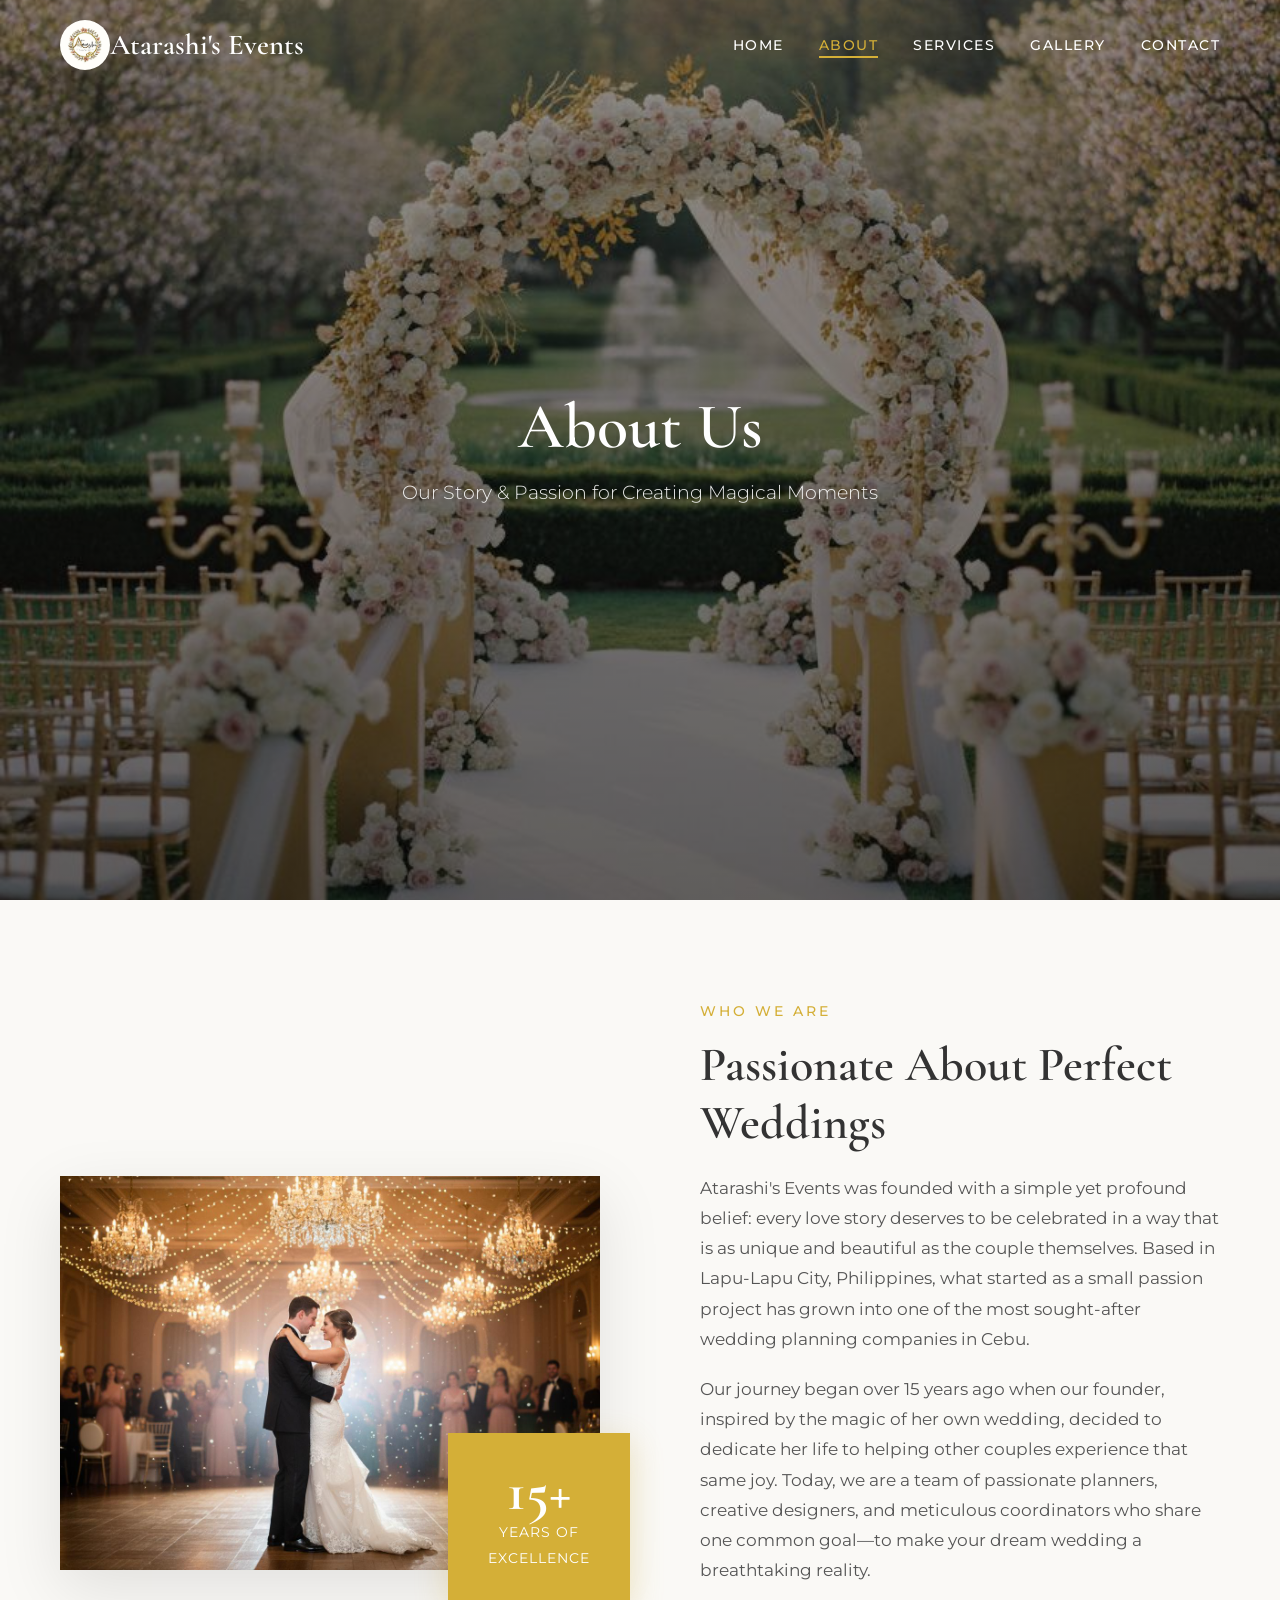
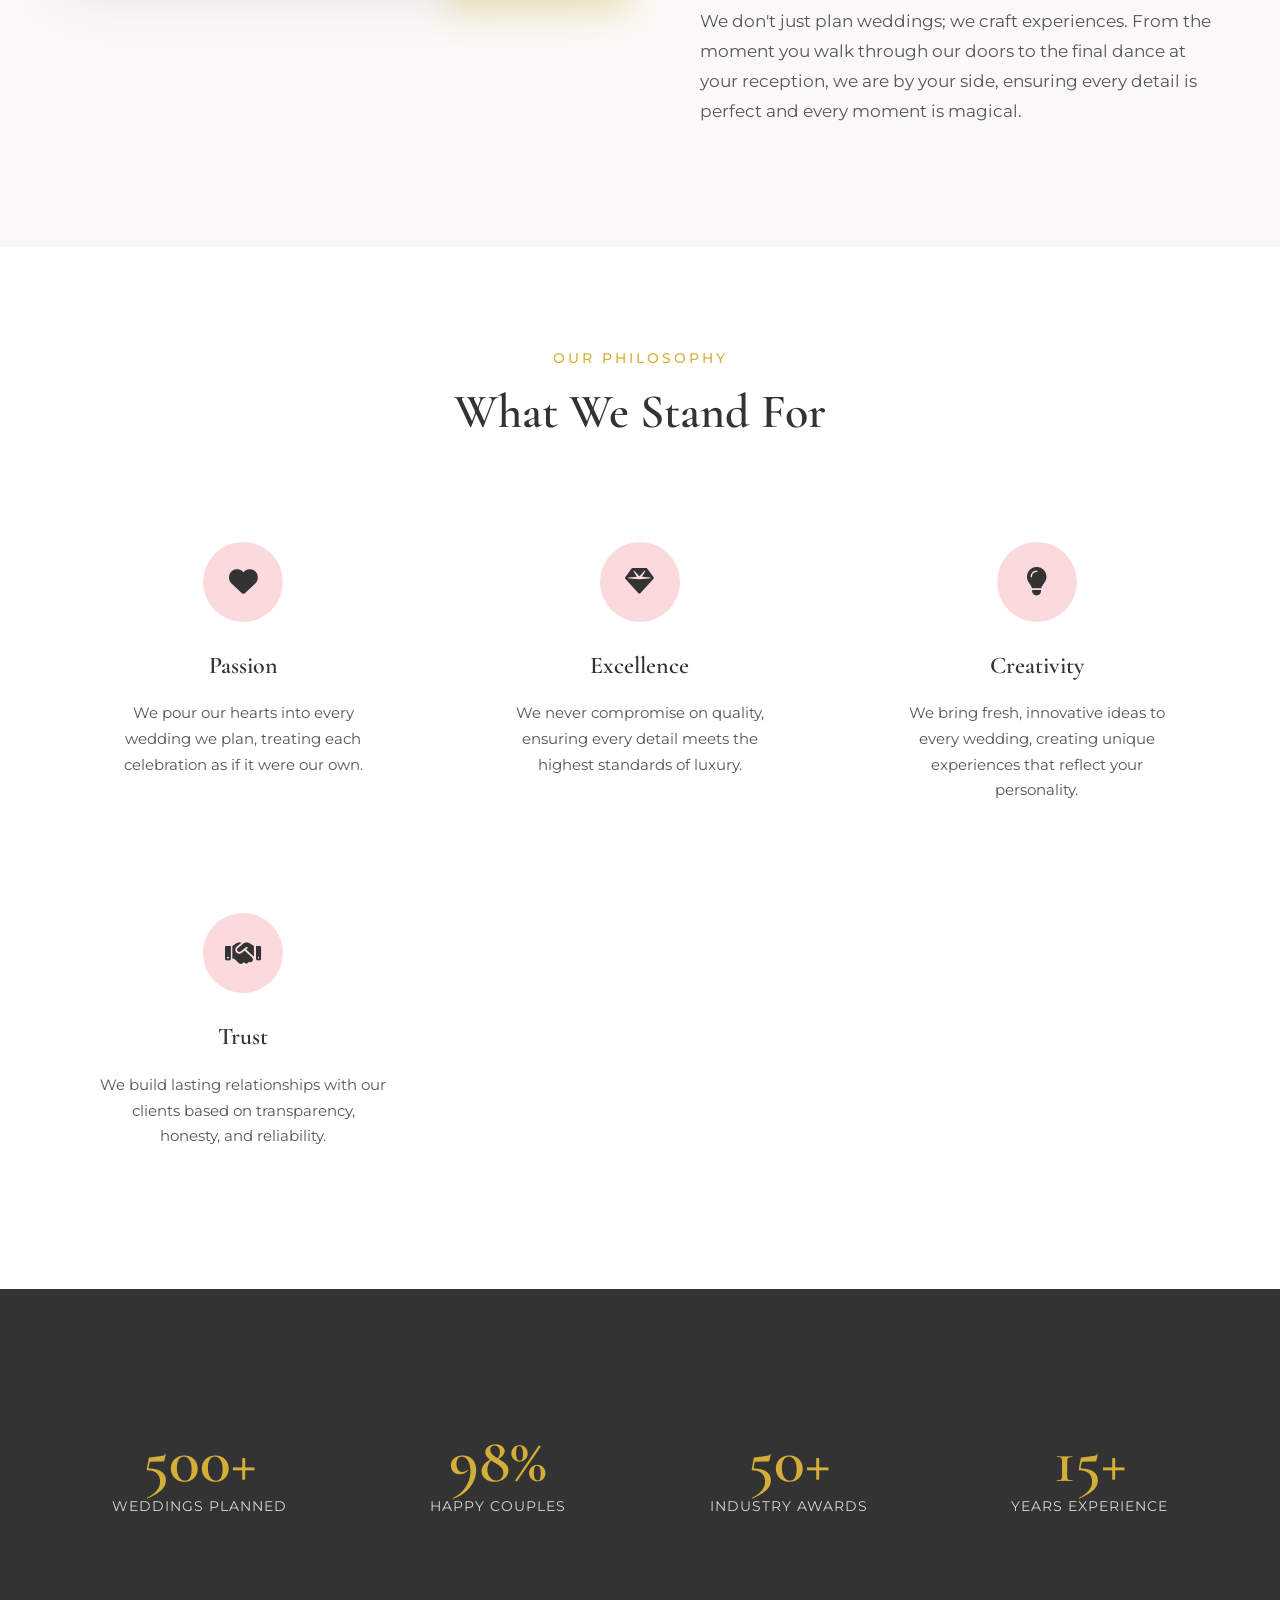
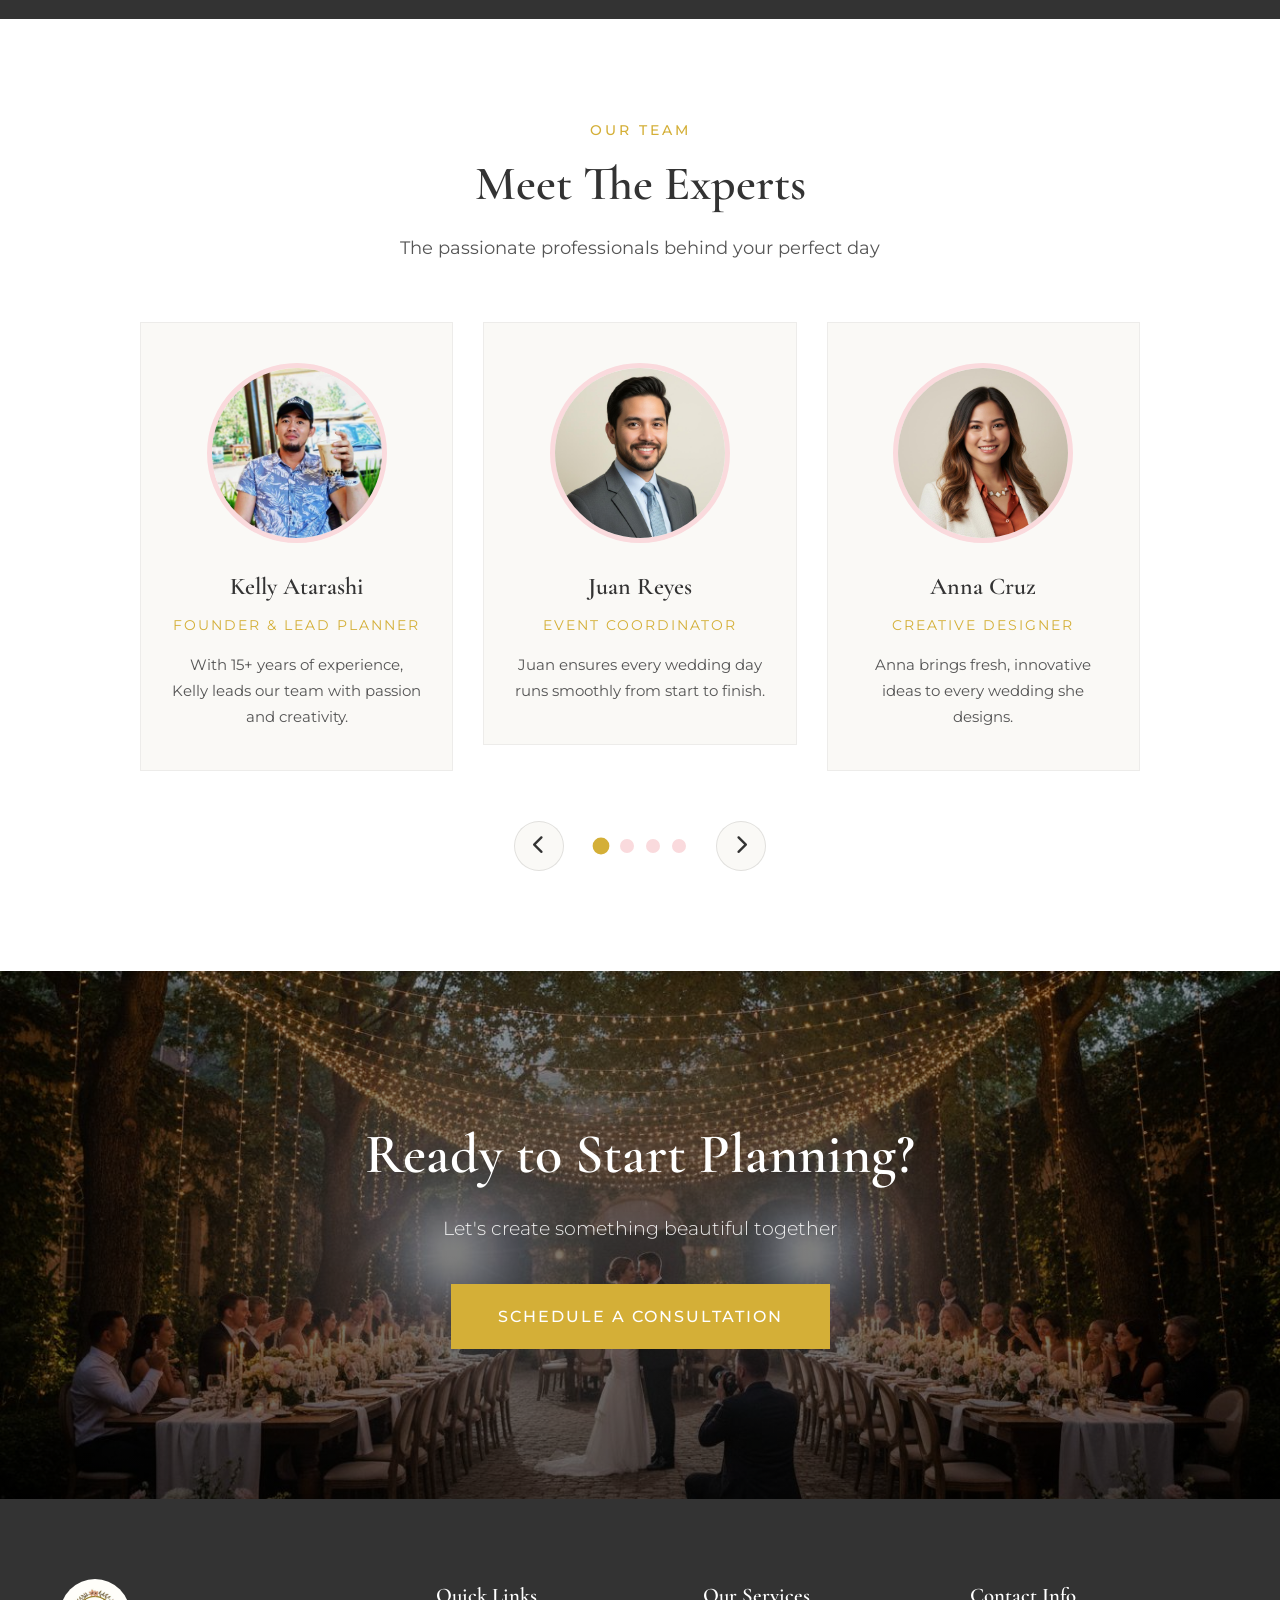
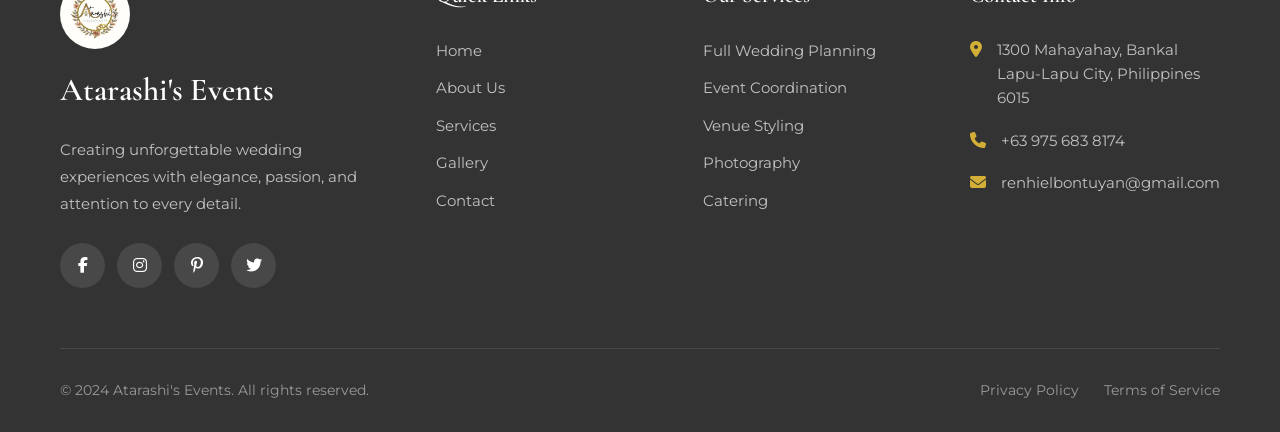
<file: about.html>
<!DOCTYPE html>
<html lang="en">
<head>
    <meta charset="UTF-8">
    <meta name="viewport" content="width=device-width, initial-scale=1.0">
    <title>About Us | Atarashi's Events - Wedding & Events Planning</title>
    
   <!-- logo -->
    <link rel="icon" type="image/jpg" href="images/logo.jpg">
    <!-- Google Fonts -->
    <link rel="preconnect" href="https://fonts.googleapis.com">
    <link rel="preconnect" href="https://fonts.gstatic.com" crossorigin>
    <link href="https://fonts.googleapis.com/css2?family=Cormorant+Garamond:ital,wght@0,400;0,500;0,600;0,700;1,400;1,500&family=Montserrat:wght@300;400;500;600&display=swap" rel="stylesheet">
    
    <!-- Font Awesome for Icons -->
    <link rel="stylesheet" href="https://cdnjs.cloudflare.com/ajax/libs/font-awesome/6.4.0/css/all.min.css">
    
    <!-- Custom CSS -->
    <link rel="stylesheet" href="css/style.css">
<base target="_self">
</head>
<body>
    <!-- ==================== NAVIGATION ==================== -->
    <nav class="navbar scrolled" id="navbar">
        <div class="nav-container">
            <a href="index.html" class="nav-logo">
                <img src="images/logo.jpg" alt="Atarashi's Events Logo" class="logo-img">
                <span class="logo-text">Atarashi's Events</span>
            </a>
            
            <ul class="nav-menu" id="navMenu">
                <li><a href="index.html" target="_self" class="nav-link">Home</a></li>
                <li><a href="about.html" target="_self" class="nav-link active">About</a></li>
                <li><a href="services.html" target="_self" class="nav-link">Services</a></li>
                <li><a href="gallery.html" target="_self" class="nav-link">Gallery</a></li>
                <li><a href="contact.html" target="_self" class="nav-link">Contact</a></li>
            </ul>
            
            <div class="hamburger" id="hamburger">
                <span class="bar"></span>
                <span class="bar"></span>
                <span class="bar"></span>
            </div>
        </div>
    </nav>

    <!-- ==================== PAGE HEADER ==================== -->
    <section class="page-header">
        <div class="page-header-overlay"></div>
        <div class="page-header-background">
            <img src="images/about-wedding.jpg" alt="About Atarashi's Events">
        </div>
        <div class="page-header-content">
            <h1 class="page-title">About Us</h1>
            <p class="page-subtitle">Our Story & Passion for Creating Magical Moments</p>
        </div>
    </section>

    <!-- ==================== ABOUT SECTION ==================== -->
    <section class="about section-padding">
        <div class="container">
            <div class="about-grid">
                <div class="about-image reveal-left">
                    <img src="images/gallery-4.jpg" alt="Our Wedding Planning Team">
                    <div class="experience-badge">
                        <span class="years">15+</span>
                        <span class="text">Years of<br>Excellence</span>
                    </div>
                </div>
                
                <div class="about-content reveal-right">
                    <span class="section-subtitle">Who We Are</span>
                    <h2 class="section-title">Passionate About Perfect Weddings</h2>
                    
                    <p class="about-text">
                        Atarashi's Events was founded with a simple yet profound belief: every love story deserves to be celebrated in a way that is as unique and beautiful as the couple themselves. Based in Lapu-Lapu City, Philippines, what started as a small passion project has grown into one of the most sought-after wedding planning companies in Cebu.
                    </p>
                    
                    <p class="about-text">
                        Our journey began over 15 years ago when our founder, inspired by the magic of her own wedding, decided to dedicate her life to helping other couples experience that same joy. Today, we are a team of passionate planners, creative designers, and meticulous coordinators who share one common goal—to make your dream wedding a breathtaking reality.
                    </p>
                    
                    <p class="about-text">
                        We don't just plan weddings; we craft experiences. From the moment you walk through our doors to the final dance at your reception, we are by your side, ensuring every detail is perfect and every moment is magical.
                    </p>
                </div>
            </div>
        </div>
    </section>

    <!-- ==================== OUR VALUES ==================== -->
    <section class="values section-padding" style="background-color: var(--white);">
        <div class="container">
            <div class="section-header reveal-up">
                <span class="section-subtitle">Our Philosophy</span>
                <h2 class="section-title">What We Stand For</h2>
            </div>
            
            <div class="services-grid">
                <div class="value-card reveal-up" style="text-align: center; padding: 40px;">
                    <div class="service-icon" style="margin-bottom: 25px;">
                        <i class="fas fa-heart"></i>
                    </div>
                    <h3 class="service-title">Passion</h3>
                    <p class="service-description">We pour our hearts into every wedding we plan, treating each celebration as if it were our own.</p>
                </div>
                
                <div class="value-card reveal-up" style="text-align: center; padding: 40px;">
                    <div class="service-icon" style="margin-bottom: 25px;">
                        <i class="fas fa-gem"></i>
                    </div>
                    <h3 class="service-title">Excellence</h3>
                    <p class="service-description">We never compromise on quality, ensuring every detail meets the highest standards of luxury.</p>
                </div>
                
                <div class="value-card reveal-up" style="text-align: center; padding: 40px;">
                    <div class="service-icon" style="margin-bottom: 25px;">
                        <i class="fas fa-lightbulb"></i>
                    </div>
                    <h3 class="service-title">Creativity</h3>
                    <p class="service-description">We bring fresh, innovative ideas to every wedding, creating unique experiences that reflect your personality.</p>
                </div>
                
                <div class="value-card reveal-up" style="text-align: center; padding: 40px;">
                    <div class="service-icon" style="margin-bottom: 25px;">
                        <i class="fas fa-handshake"></i>
                    </div>
                    <h3 class="service-title">Trust</h3>
                    <p class="service-description">We build lasting relationships with our clients based on transparency, honesty, and reliability.</p>
                </div>
            </div>
        </div>
    </section>

    <!-- ==================== STATS SECTION ==================== -->
    <section class="stats-section section-padding" style="background-color: var(--charcoal); color: var(--white);">
        <div class="container">
            <div class="about-stats" style="border: none; justify-content: space-around; margin: 0;">
                <div class="stat-item reveal-up">
                    <span class="stat-number" style="color: var(--soft-gold); font-size: 4rem;">500+</span>
                    <span class="stat-label" style="color: rgba(255,255,255,0.8);">Weddings Planned</span>
                </div>
                <div class="stat-item reveal-up">
                    <span class="stat-number" style="color: var(--soft-gold); font-size: 4rem;">98%</span>
                    <span class="stat-label" style="color: rgba(255,255,255,0.8);">Happy Couples</span>
                </div>
                <div class="stat-item reveal-up">
                    <span class="stat-number" style="color: var(--soft-gold); font-size: 4rem;">50+</span>
                    <span class="stat-label" style="color: rgba(255,255,255,0.8);">Industry Awards</span>
                </div>
                <div class="stat-item reveal-up">
                    <span class="stat-number" style="color: var(--soft-gold); font-size: 4rem;">15+</span>
                    <span class="stat-label" style="color: rgba(255,255,255,0.8);">Years Experience</span>
                </div>
            </div>
        </div>
    </section>

    <!-- ==================== TEAM SLIDER SECTION ==================== -->
    <section class="team-slider-section" id="team">
        <div class="container">
            <div class="section-header reveal-up">
                <span class="section-subtitle">Our Team</span>
                <h2 class="section-title">Meet The Experts</h2>
                <p class="section-description">The passionate professionals behind your perfect day</p>
            </div>
            
            <div class="team-slider-container">
                <div class="team-slider-track" id="teamSliderTrack">
                    <!-- Team Member 1 -->
                    <div class="team-slide">
                        <div class="team-card">
                            <div class="team-image">
                                <img src="images/dada.jpg" alt="Kelly Atarashi">
                            </div>
                            <h3 class="team-name">Kelly Atarashi</h3>
                            <p class="team-role">Founder & Lead Planner</p>
                            <p class="team-bio">With 15+ years of experience, Kelly leads our team with passion and creativity.</p>
                        </div>
                    </div>
                    
                    <!-- Team Member 2 -->
                    <div class="team-slide">
                        <div class="team-card">
                            <div class="team-image">
                                <img src="images/team-2.jpg" alt="Juan Reyes">
                            </div>
                            <h3 class="team-name">Juan Reyes</h3>
                            <p class="team-role">Event Coordinator</p>
                            <p class="team-bio">Juan ensures every wedding day runs smoothly from start to finish.</p>
                        </div>
                    </div>
                    
                    <!-- Team Member 3 -->
                    <div class="team-slide">
                        <div class="team-card">
                            <div class="team-image">
                                <img src="images/team-3.jpg" alt="Anna Cruz">
                            </div>
                            <h3 class="team-name">Anna Cruz</h3>
                            <p class="team-role">Creative Designer</p>
                            <p class="team-bio">Anna brings fresh, innovative ideas to every wedding she designs.</p>
                        </div>
                    </div>
                    
                    <!-- Team Member 4 -->
                    <div class="team-slide">
                        <div class="team-card">
                            <div class="team-image">
                                <img src="images/team-4.jpg" alt="Liza Tan">
                            </div>
                            <h3 class="team-name">Liza Tan</h3>
                            <p class="team-role">Head Florist</p>
                            <p class="team-bio">Liza creates stunning floral arrangements that tell your love story.</p>
                        </div>
                    </div>
                    
                    <!-- Team Member 5 -->
                    <div class="team-slide">
                        <div class="team-card">
                            <div class="team-image">
                                <img src="images/team-5.jpg" alt="Carlos Lim">
                            </div>
                            <h3 class="team-name">Carlos Lim</h3>
                            <p class="team-role">Photography Director</p>
                            <p class="team-bio">Carlos captures every precious moment with artistic excellence.</p>
                        </div>
                    </div>
                    
                    <!-- Team Member 6 -->
                    <div class="team-slide">
                        <div class="team-card">
                            <div class="team-image">
                                <img src="images/team-6.jpg" alt="Sophia Garcia">
                            </div>
                            <h3 class="team-name">Sophia Garcia</h3>
                            <p class="team-role">Client Relations</p>
                            <p class="team-bio">Sophia ensures every client receives personalized attention and care.</p>
                        </div>
                    </div>
                </div>
                
                <div class="team-controls">
                    <button class="team-btn" id="teamPrevBtn">
                        <i class="fas fa-chevron-left"></i>
                    </button>
                    <div class="team-dots">
                        <span class="team-dot active" data-index="0"></span>
                        <span class="team-dot" data-index="1"></span>
                        <span class="team-dot" data-index="2"></span>
                        <span class="team-dot" data-index="3"></span>
                    </div>
                    <button class="team-btn" id="teamNextBtn">
                        <i class="fas fa-chevron-right"></i>
                    </button>
                </div>
            </div>
        </div>
    </section>

    <!-- ==================== CTA SECTION ==================== -->
    <section class="cta">
        <div class="cta-overlay"></div>
        <div class="cta-background">
            <img src="images/cta-bg.jpg" alt="Romantic Wedding Evening">
        </div>
        
        <div class="cta-content reveal-up">
            <h2 class="cta-title">Ready to Start Planning?</h2>
            <p class="cta-subtitle">Let's create something beautiful together</p>
            <a href="contact.html" class="btn btn-cta">Schedule a Consultation</a>
        </div>
    </section>

    <!-- ==================== FOOTER ==================== -->
    <footer class="footer">
        <div class="container">
            <div class="footer-grid">
                <div class="footer-brand">
                    <a href="index.html" class="footer-logo">
                        <img src="images/logo.jpg" alt="Atarashi's Events Logo" class="logo-img">
                        <span class="logo-text">Atarashi's Events</span>
                    </a>
                    <p class="footer-description">
                        Creating unforgettable wedding experiences with elegance, passion, and attention to every detail.
                    </p>
                    <div class="footer-social">
                        <a href="#" class="social-link"><i class="fab fa-facebook-f"></i></a>
                        <a href="#" class="social-link"><i class="fab fa-instagram"></i></a>
                        <a href="#" class="social-link"><i class="fab fa-pinterest-p"></i></a>
                        <a href="#" class="social-link"><i class="fab fa-twitter"></i></a>
                    </div>
                </div>
                
                <div class="footer-links">
                    <h4 class="footer-title">Quick Links</h4>
                    <ul>
                        <li><a href="index.html">Home</a></li>
                        <li><a href="about.html">About Us</a></li>
                        <li><a href="services.html">Services</a></li>
                        <li><a href="gallery.html">Gallery</a></li>
                        <li><a href="contact.html">Contact</a></li>
                    </ul>
                </div>
                
                <div class="footer-services">
                    <h4 class="footer-title">Our Services</h4>
                    <ul>
                        <li><a href="services.html">Full Wedding Planning</a></li>
                        <li><a href="services.html">Event Coordination</a></li>
                        <li><a href="services.html">Venue Styling</a></li>
                        <li><a href="services.html">Photography</a></li>
                        <li><a href="services.html">Catering</a></li>
                    </ul>
                </div>
                
                <div class="footer-contact">
                    <h4 class="footer-title">Contact Info</h4>
                    <ul>
                        <li>
                            <i class="fas fa-map-marker-alt"></i>
                            <span>1300 Mahayahay, Bankal<br>Lapu-Lapu City, Philippines 6015</span>
                        </li>
                        <li>
                            <i class="fas fa-phone"></i>
                            <span>+63 975 683 8174</span>
                        </li>
                        <li>
                            <i class="fas fa-envelope"></i>
                            <span>renhielbontuyan@gmail.com</span>
                        </li>
                    </ul>
                </div>
            </div>
            
            <div class="footer-bottom">
                <p>&copy; 2024 Atarashi's Events. All rights reserved.</p>
                <div class="footer-legal">
                    <a href="#">Privacy Policy</a>
                    <a href="#">Terms of Service</a>
                </div>
            </div>
        </div>
    </footer>

    <!-- Scroll to Top Button -->
    <button class="scroll-top" id="scrollTop">
        <i class="fas fa-chevron-up"></i>
    </button>

    <!-- JavaScript -->
    <script src="js/script.js"></script>
</body>
</html>
</file>
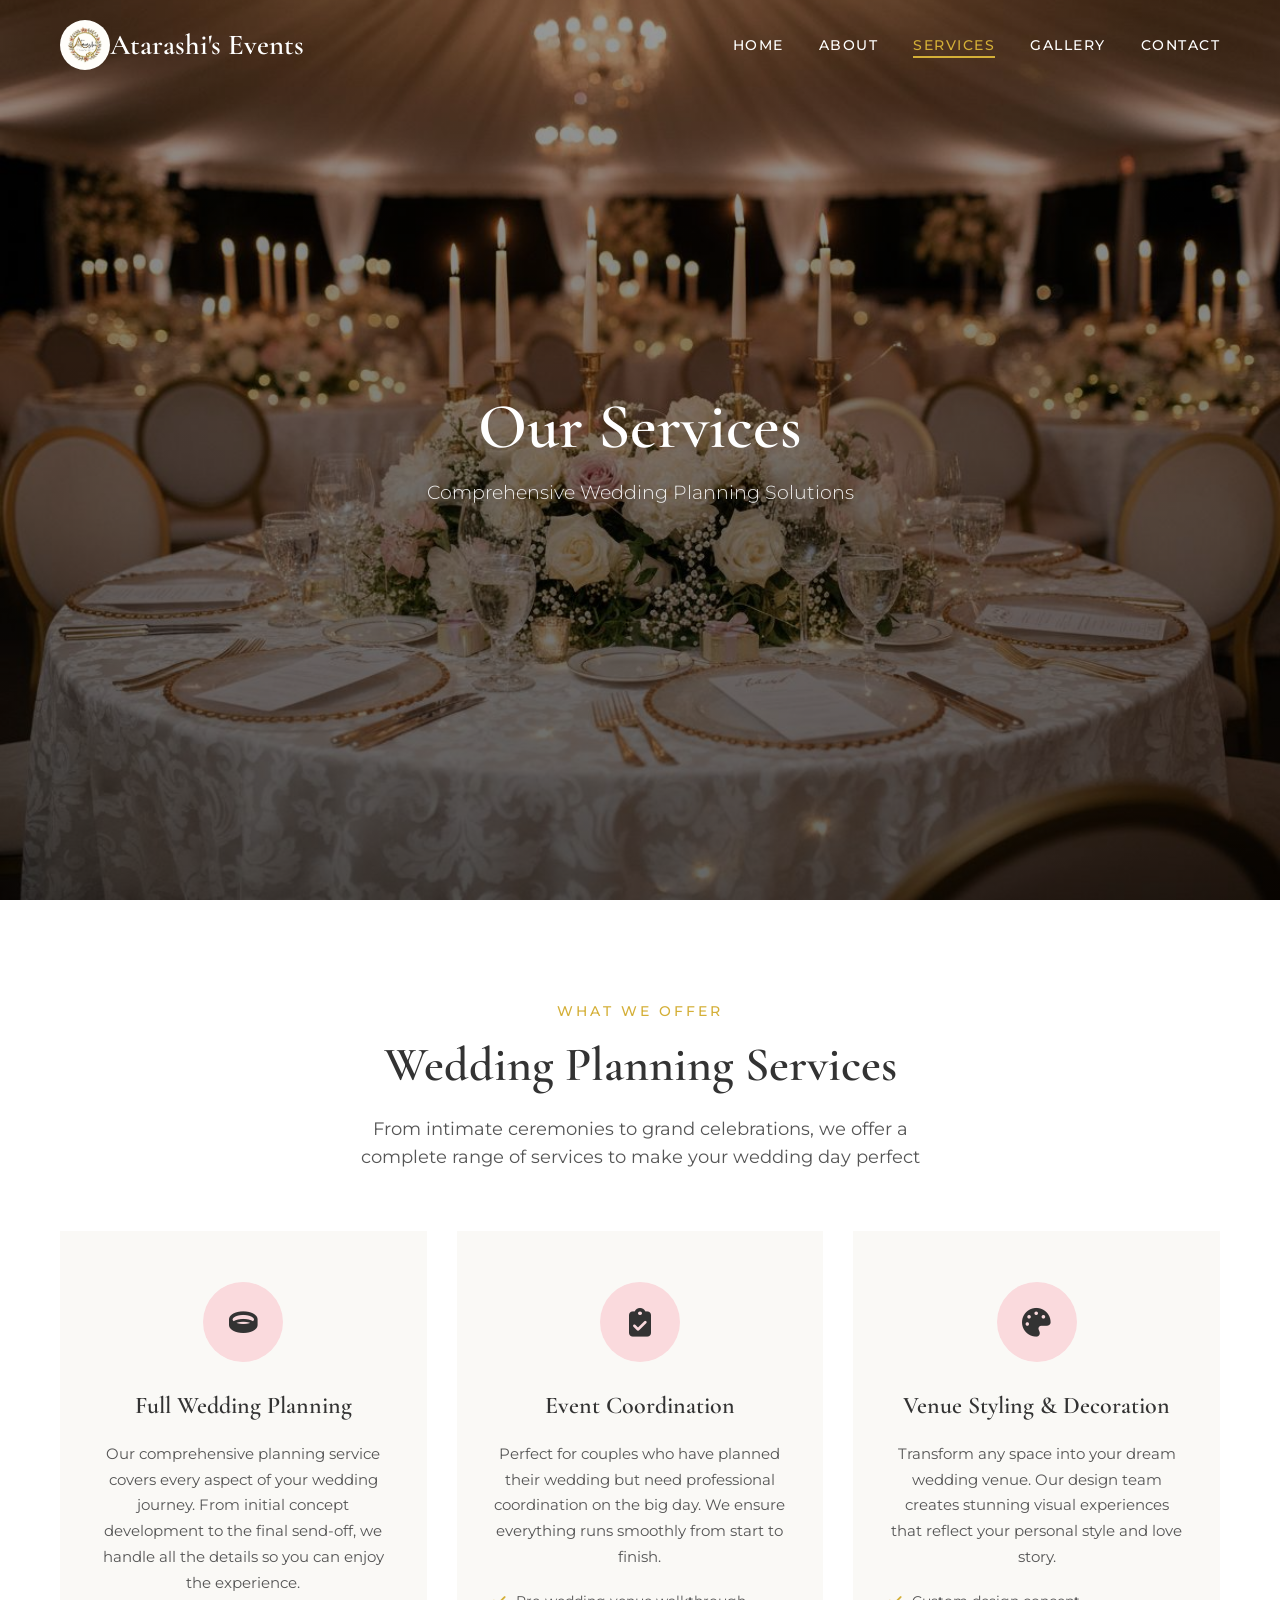
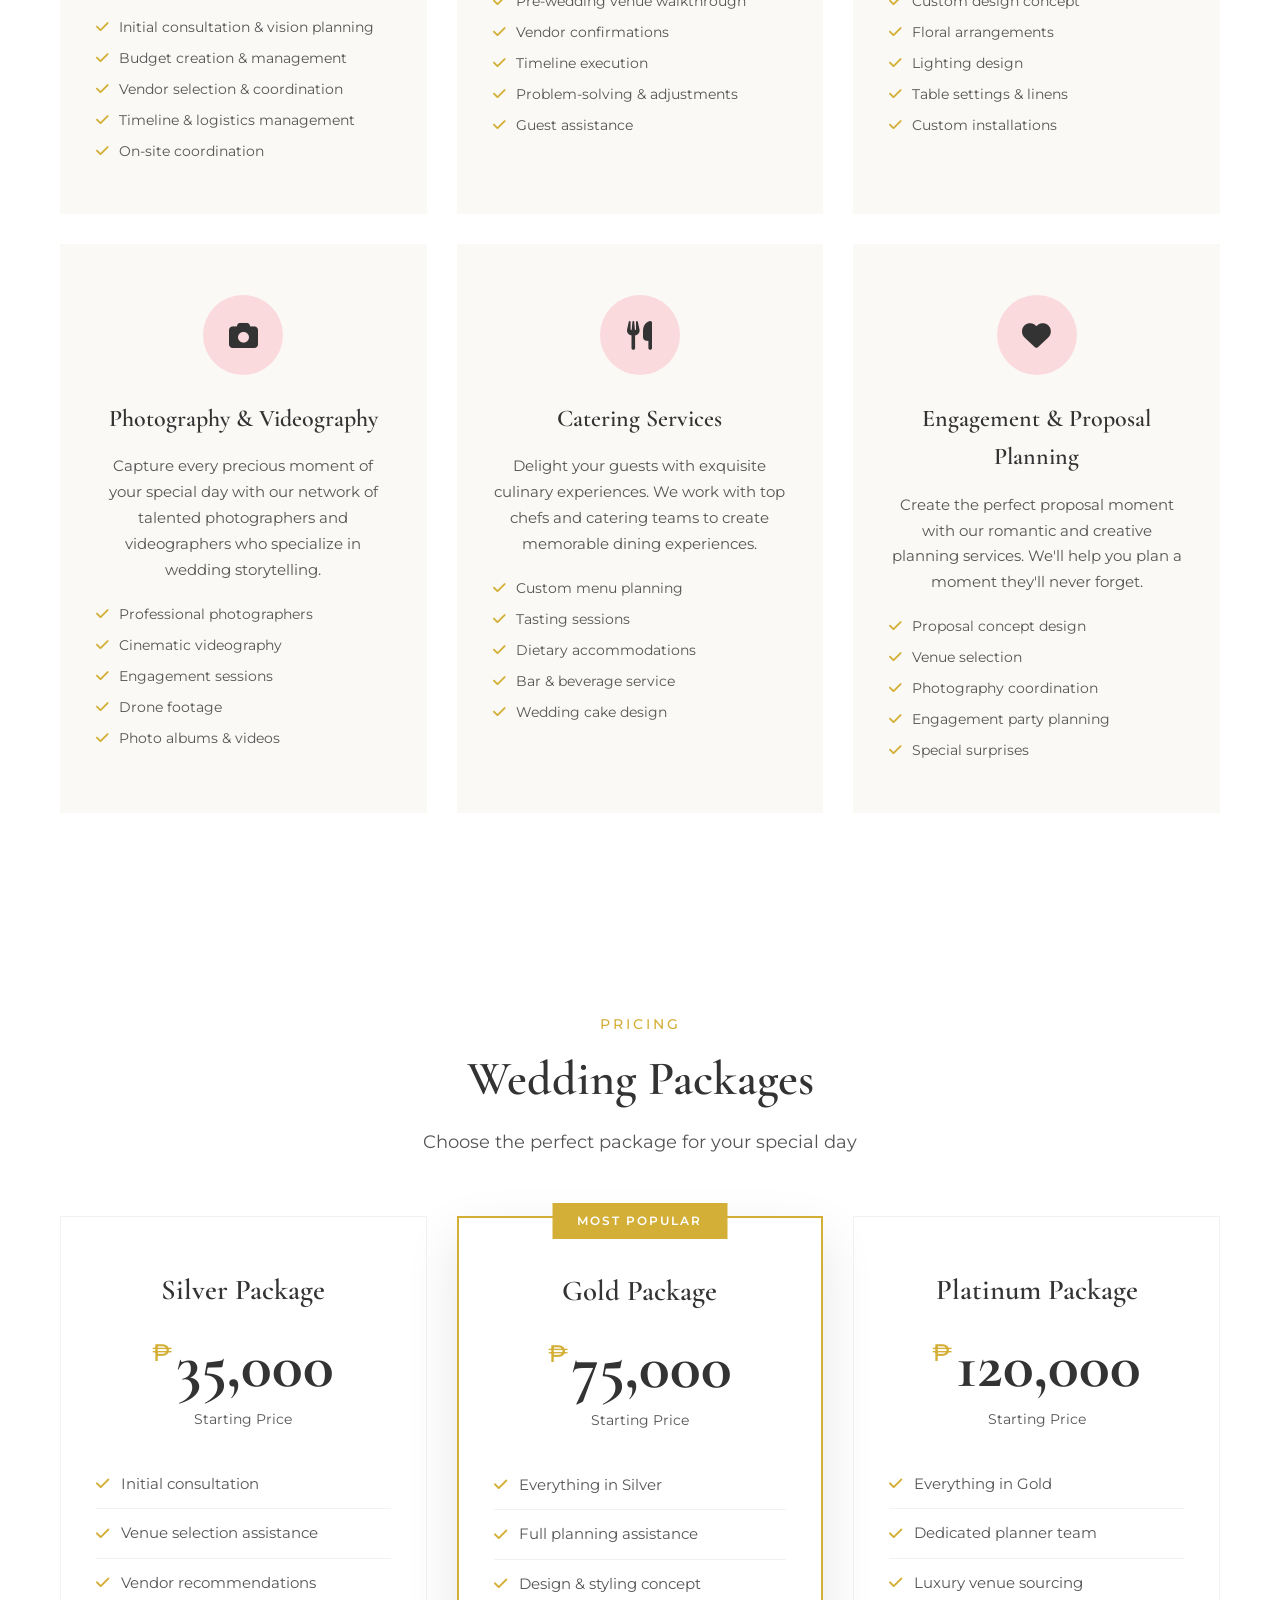
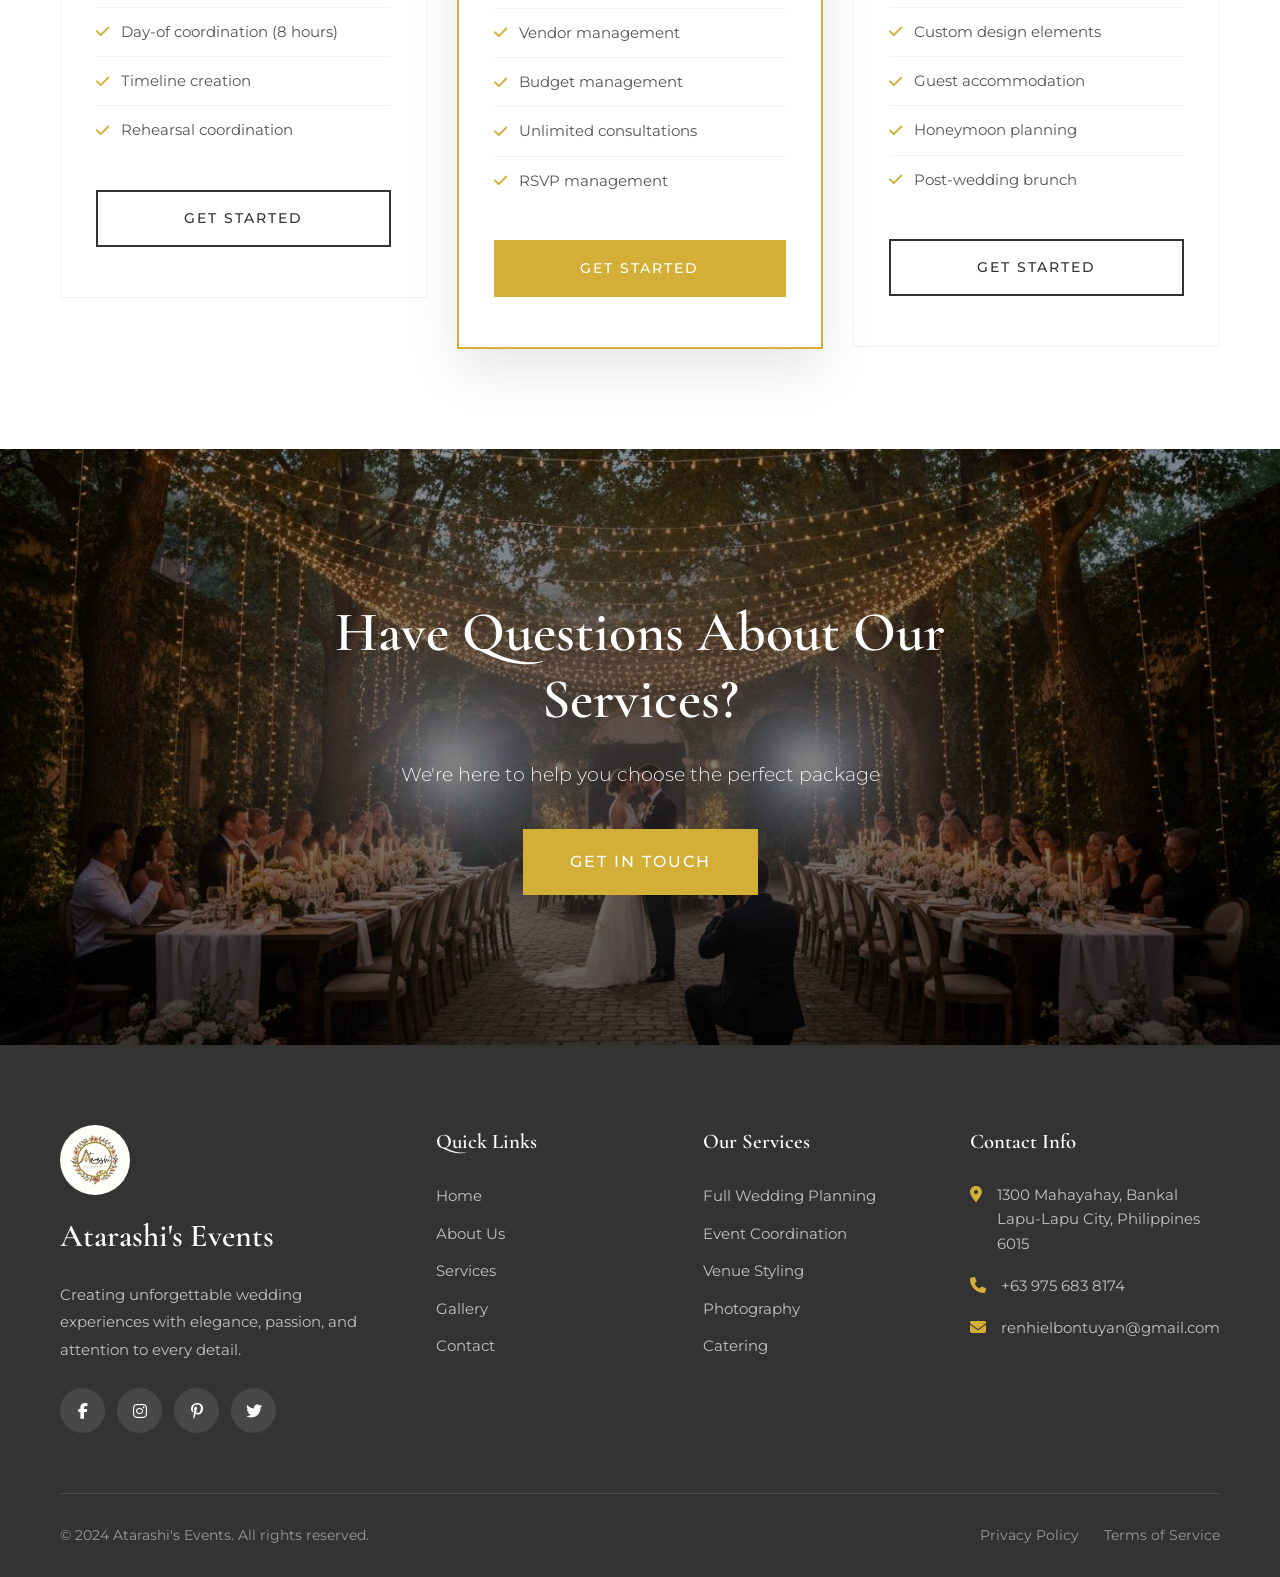
<file: services.html>
<!DOCTYPE html>
<html lang="en">
<head>
    <meta charset="UTF-8">
    <meta name="viewport" content="width=device-width, initial-scale=1.0">
    <title>Our Services | Atarashi's Events - Wedding & Events Planning</title>
    
    <!-- logo -->
    <link rel="icon" type="image/jpg" href="images/logo.jpg">
    <!-- Google Fonts -->
    <link rel="preconnect" href="https://fonts.googleapis.com">
    <link rel="preconnect" href="https://fonts.gstatic.com" crossorigin>
    <link href="https://fonts.googleapis.com/css2?family=Cormorant+Garamond:ital,wght@0,400;0,500;0,600;0,700;1,400;1,500&family=Montserrat:wght@300;400;500;600&display=swap" rel="stylesheet">
    
    <!-- Font Awesome for Icons -->
    <link rel="stylesheet" href="https://cdnjs.cloudflare.com/ajax/libs/font-awesome/6.4.0/css/all.min.css">
    
    <!-- Custom CSS -->
    <link rel="stylesheet" href="css/style.css">
</head>
<body>
    <!-- ==================== NAVIGATION ==================== -->
    <nav class="navbar scrolled" id="navbar">
        <div class="nav-container">
            <a href="index.html" class="nav-logo">
                <img src="images/logo.jpg" alt="Atarashi's Events Logo" class="logo-img">
                <span class="logo-text">Atarashi's Events</span>
            </a>
            
            <ul class="nav-menu" id="navMenu">
                <li><a href="index.html" target="_self" class="nav-link">Home</a></li>
                <li><a href="about.html" target="_self" class="nav-link">About</a></li>
                <li><a href="services.html" target="_self" class="nav-link active">Services</a></li>
                <li><a href="gallery.html" target="_self" class="nav-link">Gallery</a></li>
                <li><a href="contact.html" target="_self" class="nav-link">Contact</a></li>
            </ul>
            
            <div class="hamburger" id="hamburger">
                <span class="bar"></span>
                <span class="bar"></span>
                <span class="bar"></span>
            </div>
        </div>
    </nav>

    <!-- ==================== PAGE HEADER ==================== -->
    <section class="page-header">
        <div class="page-header-overlay"></div>
        <div class="page-header-background">
            <img src="images/gallery-2.jpg" alt="Our Services">
        </div>
        <div class="page-header-content">
            <h1 class="page-title">Our Services</h1>
            <p class="page-subtitle">Comprehensive Wedding Planning Solutions</p>
        </div>
    </section>

    <!-- ==================== SERVICES SECTION ==================== -->
    <section class="services section-padding">
        <div class="container">
            <div class="section-header reveal-up">
                <span class="section-subtitle">What We Offer</span>
                <h2 class="section-title">Wedding Planning Services</h2>
                <p class="section-description">From intimate ceremonies to grand celebrations, we offer a complete range of services to make your wedding day perfect</p>
            </div>
            
            <div class="services-grid">
                <div class="service-card reveal-up">
                    <div class="service-icon">
                        <i class="fas fa-ring"></i>
                    </div>
                    <h3 class="service-title">Full Wedding Planning</h3>
                    <p class="service-description">Our comprehensive planning service covers every aspect of your wedding journey. From initial concept development to the final send-off, we handle all the details so you can enjoy the experience.</p>
                    <ul style="text-align: left; margin-top: 20px; color: var(--charcoal-light); font-size: 0.9rem;">
                        <li style="margin-bottom: 8px;"><i class="fas fa-check" style="color: var(--soft-gold); margin-right: 10px;"></i>Initial consultation & vision planning</li>
                        <li style="margin-bottom: 8px;"><i class="fas fa-check" style="color: var(--soft-gold); margin-right: 10px;"></i>Budget creation & management</li>
                        <li style="margin-bottom: 8px;"><i class="fas fa-check" style="color: var(--soft-gold); margin-right: 10px;"></i>Vendor selection & coordination</li>
                        <li style="margin-bottom: 8px;"><i class="fas fa-check" style="color: var(--soft-gold); margin-right: 10px;"></i>Timeline & logistics management</li>
                        <li><i class="fas fa-check" style="color: var(--soft-gold); margin-right: 10px;"></i>On-site coordination</li>
                    </ul>
                </div>
                
                <div class="service-card reveal-up">
                    <div class="service-icon">
                        <i class="fas fa-clipboard-check"></i>
                    </div>
                    <h3 class="service-title">Event Coordination</h3>
                    <p class="service-description">Perfect for couples who have planned their wedding but need professional coordination on the big day. We ensure everything runs smoothly from start to finish.</p>
                    <ul style="text-align: left; margin-top: 20px; color: var(--charcoal-light); font-size: 0.9rem;">
                        <li style="margin-bottom: 8px;"><i class="fas fa-check" style="color: var(--soft-gold); margin-right: 10px;"></i>Pre-wedding venue walkthrough</li>
                        <li style="margin-bottom: 8px;"><i class="fas fa-check" style="color: var(--soft-gold); margin-right: 10px;"></i>Vendor confirmations</li>
                        <li style="margin-bottom: 8px;"><i class="fas fa-check" style="color: var(--soft-gold); margin-right: 10px;"></i>Timeline execution</li>
                        <li style="margin-bottom: 8px;"><i class="fas fa-check" style="color: var(--soft-gold); margin-right: 10px;"></i>Problem-solving & adjustments</li>
                        <li><i class="fas fa-check" style="color: var(--soft-gold); margin-right: 10px;"></i>Guest assistance</li>
                    </ul>
                </div>
                
                <div class="service-card reveal-up">
                    <div class="service-icon">
                        <i class="fas fa-palette"></i>
                    </div>
                    <h3 class="service-title">Venue Styling & Decoration</h3>
                    <p class="service-description">Transform any space into your dream wedding venue. Our design team creates stunning visual experiences that reflect your personal style and love story.</p>
                    <ul style="text-align: left; margin-top: 20px; color: var(--charcoal-light); font-size: 0.9rem;">
                        <li style="margin-bottom: 8px;"><i class="fas fa-check" style="color: var(--soft-gold); margin-right: 10px;"></i>Custom design concept</li>
                        <li style="margin-bottom: 8px;"><i class="fas fa-check" style="color: var(--soft-gold); margin-right: 10px;"></i>Floral arrangements</li>
                        <li style="margin-bottom: 8px;"><i class="fas fa-check" style="color: var(--soft-gold); margin-right: 10px;"></i>Lighting design</li>
                        <li style="margin-bottom: 8px;"><i class="fas fa-check" style="color: var(--soft-gold); margin-right: 10px;"></i>Table settings & linens</li>
                        <li><i class="fas fa-check" style="color: var(--soft-gold); margin-right: 10px;"></i>Custom installations</li>
                    </ul>
                </div>
                
                <div class="service-card reveal-up">
                    <div class="service-icon">
                        <i class="fas fa-camera"></i>
                    </div>
                    <h3 class="service-title">Photography & Videography</h3>
                    <p class="service-description">Capture every precious moment of your special day with our network of talented photographers and videographers who specialize in wedding storytelling.</p>
                    <ul style="text-align: left; margin-top: 20px; color: var(--charcoal-light); font-size: 0.9rem;">
                        <li style="margin-bottom: 8px;"><i class="fas fa-check" style="color: var(--soft-gold); margin-right: 10px;"></i>Professional photographers</li>
                        <li style="margin-bottom: 8px;"><i class="fas fa-check" style="color: var(--soft-gold); margin-right: 10px;"></i>Cinematic videography</li>
                        <li style="margin-bottom: 8px;"><i class="fas fa-check" style="color: var(--soft-gold); margin-right: 10px;"></i>Engagement sessions</li>
                        <li style="margin-bottom: 8px;"><i class="fas fa-check" style="color: var(--soft-gold); margin-right: 10px;"></i>Drone footage</li>
                        <li><i class="fas fa-check" style="color: var(--soft-gold); margin-right: 10px;"></i>Photo albums & videos</li>
                    </ul>
                </div>
                
                <div class="service-card reveal-up">
                    <div class="service-icon">
                        <i class="fas fa-utensils"></i>
                    </div>
                    <h3 class="service-title">Catering Services</h3>
                    <p class="service-description">Delight your guests with exquisite culinary experiences. We work with top chefs and catering teams to create memorable dining experiences.</p>
                    <ul style="text-align: left; margin-top: 20px; color: var(--charcoal-light); font-size: 0.9rem;">
                        <li style="margin-bottom: 8px;"><i class="fas fa-check" style="color: var(--soft-gold); margin-right: 10px;"></i>Custom menu planning</li>
                        <li style="margin-bottom: 8px;"><i class="fas fa-check" style="color: var(--soft-gold); margin-right: 10px;"></i>Tasting sessions</li>
                        <li style="margin-bottom: 8px;"><i class="fas fa-check" style="color: var(--soft-gold); margin-right: 10px;"></i>Dietary accommodations</li>
                        <li style="margin-bottom: 8px;"><i class="fas fa-check" style="color: var(--soft-gold); margin-right: 10px;"></i>Bar & beverage service</li>
                        <li><i class="fas fa-check" style="color: var(--soft-gold); margin-right: 10px;"></i>Wedding cake design</li>
                    </ul>
                </div>
                
                <div class="service-card reveal-up">
                    <div class="service-icon">
                        <i class="fas fa-heart"></i>
                    </div>
                    <h3 class="service-title">Engagement & Proposal Planning</h3>
                    <p class="service-description">Create the perfect proposal moment with our romantic and creative planning services. We'll help you plan a moment they'll never forget.</p>
                    <ul style="text-align: left; margin-top: 20px; color: var(--charcoal-light); font-size: 0.9rem;">
                        <li style="margin-bottom: 8px;"><i class="fas fa-check" style="color: var(--soft-gold); margin-right: 10px;"></i>Proposal concept design</li>
                        <li style="margin-bottom: 8px;"><i class="fas fa-check" style="color: var(--soft-gold); margin-right: 10px;"></i>Venue selection</li>
                        <li style="margin-bottom: 8px;"><i class="fas fa-check" style="color: var(--soft-gold); margin-right: 10px;"></i>Photography coordination</li>
                        <li style="margin-bottom: 8px;"><i class="fas fa-check" style="color: var(--soft-gold); margin-right: 10px;"></i>Engagement party planning</li>
                        <li><i class="fas fa-check" style="color: var(--soft-gold); margin-right: 10px;"></i>Special surprises</li>
                    </ul>
                </div>
            </div>
        </div>
    </section>

    <!-- ==================== PACKAGES SECTION ==================== -->
    <section class="packages section-padding" style="background-color: var(--white);">
        <div class="container">
            <div class="section-header reveal-up">
                <span class="section-subtitle">Pricing</span>
                <h2 class="section-title">Wedding Packages</h2>
                <p class="section-description">Choose the perfect package for your special day</p>
            </div>
            
            <div class="packages-grid">
                <!-- Silver Package -->
                <div class="package-card reveal-up">
                    <div class="package-header">
                        <h3 class="package-name">Silver Package</h3>
                        <div class="package-price">
                            <span class="currency">₱</span>
                            <span class="amount">35,000</span>
                        </div>
                        <span class="package-period">Starting Price</span>
                    </div>
                    <ul class="package-features">
                        <li><i class="fas fa-check"></i> Initial consultation</li>
                        <li><i class="fas fa-check"></i> Venue selection assistance</li>
                        <li><i class="fas fa-check"></i> Vendor recommendations</li>
                        <li><i class="fas fa-check"></i> Day-of coordination (8 hours)</li>
                        <li><i class="fas fa-check"></i> Timeline creation</li>
                        <li><i class="fas fa-check"></i> Rehearsal coordination</li>
                    </ul>
                    <a href="contact.html" class="btn btn-package">Get Started</a>
                </div>
                
                <!-- Gold Package -->
                <div class="package-card package-popular reveal-up">
                    <div class="popular-badge">Most Popular</div>
                    <div class="package-header">
                        <h3 class="package-name">Gold Package</h3>
                        <div class="package-price">
                            <span class="currency">₱</span>
                            <span class="amount">75,000</span>
                        </div>
                        <span class="package-period">Starting Price</span>
                    </div>
                    <ul class="package-features">
                        <li><i class="fas fa-check"></i> Everything in Silver</li>
                        <li><i class="fas fa-check"></i> Full planning assistance</li>
                        <li><i class="fas fa-check"></i> Design & styling concept</li>
                        <li><i class="fas fa-check"></i> Vendor management</li>
                        <li><i class="fas fa-check"></i> Budget management</li>
                        <li><i class="fas fa-check"></i> Unlimited consultations</li>
                        <li><i class="fas fa-check"></i> RSVP management</li>
                    </ul>
                    <a href="contact.html" class="btn btn-package btn-popular">Get Started</a>
                </div>
                
                <!-- Platinum Package -->
                <div class="package-card reveal-up">
                    <div class="package-header">
                        <h3 class="package-name">Platinum Package</h3>
                        <div class="package-price">
                            <span class="currency">₱</span>
                            <span class="amount">120,000</span>
                        </div>
                        <span class="package-period">Starting Price</span>
                    </div>
                    <ul class="package-features">
                        <li><i class="fas fa-check"></i> Everything in Gold</li>
                        <li><i class="fas fa-check"></i> Dedicated planner team</li>
                        <li><i class="fas fa-check"></i> Luxury venue sourcing</li>
                        <li><i class="fas fa-check"></i> Custom design elements</li>
                        <li><i class="fas fa-check"></i> Guest accommodation</li>
                        <li><i class="fas fa-check"></i> Honeymoon planning</li>
                        <li><i class="fas fa-check"></i> Post-wedding brunch</li>
                    </ul>
                    <a href="contact.html" class="btn btn-package">Get Started</a>
                </div>
            </div>
        </div>
    </section>

    <!-- ==================== CTA SECTION ==================== -->
    <section class="cta">
        <div class="cta-overlay"></div>
        <div class="cta-background">
            <img src="images/cta-bg.jpg" alt="Romantic Wedding Evening">
        </div>
        
        <div class="cta-content reveal-up">
            <h2 class="cta-title">Have Questions About Our Services?</h2>
            <p class="cta-subtitle">We're here to help you choose the perfect package</p>
            <a href="contact.html" class="btn btn-cta">Get In Touch</a>
        </div>
    </section>

    <!-- ==================== FOOTER ==================== -->
    <footer class="footer">
        <div class="container">
            <div class="footer-grid">
                <div class="footer-brand">
                    <a href="index.html" class="footer-logo">
                        <img src="images/logo.jpg" alt="Atarashi's Events Logo" class="logo-img">
                        <span class="logo-text">Atarashi's Events</span>
                    </a>
                    <p class="footer-description">
                        Creating unforgettable wedding experiences with elegance, passion, and attention to every detail.
                    </p>
                    <div class="footer-social">
                        <a href="#" class="social-link"><i class="fab fa-facebook-f"></i></a>
                        <a href="#" class="social-link"><i class="fab fa-instagram"></i></a>
                        <a href="#" class="social-link"><i class="fab fa-pinterest-p"></i></a>
                        <a href="#" class="social-link"><i class="fab fa-twitter"></i></a>
                    </div>
                </div>
                
                <div class="footer-links">
                    <h4 class="footer-title">Quick Links</h4>
                    <ul>
                        <li><a href="index.html">Home</a></li>
                        <li><a href="about.html">About Us</a></li>
                        <li><a href="services.html">Services</a></li>
                        <li><a href="gallery.html">Gallery</a></li>
                        <li><a href="contact.html">Contact</a></li>
                    </ul>
                </div>
                
                <div class="footer-services">
                    <h4 class="footer-title">Our Services</h4>
                    <ul>
                        <li><a href="services.html">Full Wedding Planning</a></li>
                        <li><a href="services.html">Event Coordination</a></li>
                        <li><a href="services.html">Venue Styling</a></li>
                        <li><a href="services.html">Photography</a></li>
                        <li><a href="services.html">Catering</a></li>
                    </ul>
                </div>
                
                <div class="footer-contact">
                    <h4 class="footer-title">Contact Info</h4>
                    <ul>
                        <li>
                            <i class="fas fa-map-marker-alt"></i>
                            <span>1300 Mahayahay, Bankal<br>Lapu-Lapu City, Philippines 6015</span>
                        </li>
                        <li>
                            <i class="fas fa-phone"></i>
                            <span>+63 975 683 8174</span>
                        </li>
                        <li>
                            <i class="fas fa-envelope"></i>
                            <span>renhielbontuyan@gmail.com</span>
                        </li>
                    </ul>
                </div>
            </div>
            
            <div class="footer-bottom">
                <p>&copy; 2024 Atarashi's Events. All rights reserved.</p>
                <div class="footer-legal">
                    <a href="#">Privacy Policy</a>
                    <a href="#">Terms of Service</a>
                </div>
            </div>
        </div>
    </footer>

    <!-- Scroll to Top Button -->
    <button class="scroll-top" id="scrollTop">
        <i class="fas fa-chevron-up"></i>
    </button>

    <!-- JavaScript -->
    <script src="js/script.js"></script>
</body>
</html>
</file>
<file: css/style.css>
/* ==================== CSS VARIABLES ==================== */
:root {
    /* Colors */
    --cream: #FAF9F6;
    --ivory: #FFFEF5;
    --blush-pink: #FADADD;
    --blush-dark: #F5C6CB;
    --soft-gold: #D4AF37;
    --gold-dark: #B8960C;
    --charcoal: #333333;
    --charcoal-light: #555555;
    --white: #FFFFFF;
    --shadow: rgba(0, 0, 0, 0.1);
    --shadow-dark: rgba(0, 0, 0, 0.2);
    
    /* Fonts */
    --font-serif: 'Cormorant Garamond', Georgia, serif;
    --font-sans: 'Montserrat', Arial, sans-serif;
    
    /* Image Paths */
    --img-path: '../images';
    
    /* Transitions */
    --transition-fast: 0.3s ease;
    --transition-medium: 0.5s ease;
    --transition-slow: 0.8s ease;
    
    /* Spacing */
    --section-padding: 100px;
    --container-width: 1200px;
}

/* ==================== RESET & BASE ==================== */
*, *::before, *::after {
    margin: 0;
    padding: 0;
    box-sizing: border-box;
}

html {
    scroll-behavior: smooth;
    font-size: 16px;
}

body {
    font-family: var(--font-sans);
    font-weight: 400;
    line-height: 1.6;
    color: var(--charcoal);
    background-color: var(--cream);
    overflow-x: hidden;
}

a {
    text-decoration: none;
    color: inherit;
    transition: var(--transition-fast);
}

ul {
    list-style: none;
}

img {
    max-width: 100%;
    height: auto;
    display: block;
}

button {
    cursor: pointer;
    border: none;
    background: none;
    font-family: inherit;
}

/* ==================== UTILITY CLASSES ==================== */
.container {
    max-width: var(--container-width);
    margin: 0 auto;
    padding: 0 20px;
}

.section-subtitle {
    font-family: var(--font-sans);
    font-size: 0.875rem;
    font-weight: 500;
    text-transform: uppercase;
    letter-spacing: 3px;
    color: var(--soft-gold);
    display: block;
    margin-bottom: 15px;
}

.section-title {
    font-family: var(--font-serif);
    font-size: 3rem;
    font-weight: 600;
    color: var(--charcoal);
    margin-bottom: 20px;
    line-height: 1.2;
}

.section-description {
    font-size: 1.1rem;
    color: var(--charcoal-light);
    max-width: 600px;
    margin: 0 auto;
}

.section-header {
    text-align: center;
    margin-bottom: 60px;
}

/* ==================== BUTTONS ==================== */
.btn {
    display: inline-flex;
    align-items: center;
    justify-content: center;
    gap: 10px;
    padding: 15px 35px;
    font-family: var(--font-sans);
    font-size: 0.9rem;
    font-weight: 500;
    text-transform: uppercase;
    letter-spacing: 2px;
    border-radius: 0;
    transition: var(--transition-medium);
    cursor: pointer;
}

.btn-primary {
    background-color: var(--soft-gold);
    color: var(--white);
    border: 2px solid var(--soft-gold);
}

.btn-primary:hover {
    background-color: transparent;
    color: var(--soft-gold);
}

.btn-secondary {
    background-color: transparent;
    color: var(--white);
    border: 2px solid var(--white);
}

.btn-secondary:hover {
    background-color: var(--white);
    color: var(--charcoal);
}

.btn-submit {
    background-color: var(--soft-gold);
    color: var(--white);
    border: 2px solid var(--soft-gold);
    width: 100%;
}

.btn-submit:hover {
    background-color: var(--gold-dark);
    border-color: var(--gold-dark);
}

.btn-package {
    background-color: transparent;
    color: var(--charcoal);
    border: 2px solid var(--charcoal);
    width: 100%;
}

.btn-package:hover {
    background-color: var(--charcoal);
    color: var(--white);
}

.btn-popular {
    background-color: var(--soft-gold);
    color: var(--white);
    border-color: var(--soft-gold);
}

.btn-popular:hover {
    background-color: var(--gold-dark);
    border-color: var(--gold-dark);
}

.btn-cta {
    background-color: var(--soft-gold);
    color: var(--white);
    border: 2px solid var(--soft-gold);
    padding: 18px 45px;
    font-size: 1rem;
}

.btn-cta:hover {
    background-color: var(--white);
    color: var(--charcoal);
    border-color: var(--white);
}

/* ==================== NAVIGATION ==================== */
.navbar {
    position: fixed;
    top: 0;
    left: 0;
    width: 100%;
    z-index: 1000;
    padding: 20px 0;
    transition: var(--transition-medium);
    background-color: transparent;
}

.navbar.scrolled {
    background-color: var(--white);
    box-shadow: 0 2px 20px var(--shadow);
    padding: 15px 0;
}

.navbar.scrolled .nav-link {
    color: var(--charcoal);
}

.navbar.scrolled .logo-text {
    color: var(--charcoal);
}

.nav-container {
    max-width: var(--container-width);
    margin: 0 auto;
    padding: 0 20px;
    display: flex;
    justify-content: space-between;
    align-items: center;
}

.nav-logo .logo-text {
    font-family: var(--font-serif);
    font-size: 1.8rem;
    font-weight: 600;
    color: var(--white);
    transition: var(--transition-medium);
}

.logo-img {
    width: 50px;
    height: 50px;
    border-radius: 50%;
    object-fit: cover;
}

.nav-menu {
    display: flex;
    gap: 35px;
}

.nav-link {
    font-family: var(--font-sans);
    font-size: 0.85rem;
    font-weight: 500;
    text-transform: uppercase;
    letter-spacing: 1.5px;
    color: var(--white);
    position: relative;
    padding: 5px 0;
}

.nav-link::after {
    content: '';
    position: absolute;
    bottom: 0;
    left: 0;
    width: 0;
    height: 2px;
    background-color: var(--soft-gold);
    transition: var(--transition-fast);
}

.nav-link:hover::after {
    width: 100%;
}

/* Hamburger Menu */
.hamburger {
    display: none;
    flex-direction: column;
    gap: 5px;
    cursor: pointer;
    z-index: 1001;
}

.bar {
    width: 25px;
    height: 2px;
    background-color: var(--white);
    transition: var(--transition-fast);
}

.navbar.scrolled .bar {
    background-color: var(--charcoal);
}

.hamburger.active .bar:nth-child(1) {
    transform: rotate(45deg) translate(5px, 5px);
}

.hamburger.active .bar:nth-child(2) {
    opacity: 0;
}

.hamburger.active .bar:nth-child(3) {
    transform: rotate(-45deg) translate(5px, -5px);
}

/* ==================== HERO SECTION ==================== */
.hero {
    position: relative;
    height: 100vh;
    min-height: 700px;
    display: flex;
    align-items: center;
    justify-content: center;
    overflow: hidden;
}

.hero-overlay {
    position: absolute;
    top: 0;
    left: 0;
    width: 100%;
    height: 100%;
    background: linear-gradient(
        to bottom,
        rgba(0, 0, 0, 0.3),
        rgba(0, 0, 0, 0.5)
    );
    z-index: 1;
}

.hero-background {
    position: absolute;
    top: 0;
    left: 0;
    width: 100%;
    height: 100%;
    z-index: 0;
}

.hero-background img {
    width: 100%;
    height: 100%;
    object-fit: cover;
    animation: slowZoom 20s ease-in-out infinite alternate;
}

@keyframes slowZoom {
    0% {
        transform: scale(1);
    }
    100% {
        transform: scale(1.1);
    }
}

.hero-content {
    position: relative;
    z-index: 2;
    text-align: center;
    padding: 0 20px;
    max-width: 900px;
}

.hero-title {
    font-family: var(--font-serif);
    font-size: 4.5rem;
    font-weight: 600;
    color: var(--white);
    margin-bottom: 25px;
    line-height: 1.1;
    opacity: 0;
    transform: translateY(30px);
    animation: fadeInUp 1s ease forwards;
    animation-delay: 0.3s;
}

.hero-subtitle {
    font-family: var(--font-sans);
    font-size: 1.3rem;
    font-weight: 300;
    color: rgba(255, 255, 255, 0.9);
    margin-bottom: 40px;
    opacity: 0;
    transform: translateY(30px);
    animation: fadeInUp 1s ease forwards;
    animation-delay: 0.5s;
}

.hero-buttons {
    display: flex;
    gap: 20px;
    justify-content: center;
    opacity: 0;
    transform: translateY(30px);
    animation: fadeInUp 1s ease forwards;
    animation-delay: 0.7s;
}

@keyframes fadeInUp {
    to {
        opacity: 1;
        transform: translateY(0);
    }
}

/* Scroll Indicator */
.scroll-indicator {
    position: absolute;
    bottom: 40px;
    left: 50%;
    transform: translateX(-50%);
    z-index: 2;
    display: flex;
    flex-direction: column;
    align-items: center;
    gap: 10px;
    opacity: 0;
    animation: fadeIn 1s ease forwards;
    animation-delay: 1s;
}

@keyframes fadeIn {
    to {
        opacity: 1;
    }
}

.mouse {
    width: 26px;
    height: 40px;
    border: 2px solid rgba(255, 255, 255, 0.7);
    border-radius: 20px;
    position: relative;
}

.wheel {
    width: 4px;
    height: 8px;
    background-color: rgba(255, 255, 255, 0.7);
    border-radius: 2px;
    position: absolute;
    top: 8px;
    left: 50%;
    transform: translateX(-50%);
    animation: scrollWheel 2s ease infinite;
}

@keyframes scrollWheel {
    0% {
        opacity: 1;
        top: 8px;
    }
    100% {
        opacity: 0;
        top: 20px;
    }
}

.scroll-text {
    font-size: 0.75rem;
    text-transform: uppercase;
    letter-spacing: 2px;
    color: rgba(255, 255, 255, 0.7);
}

/* ==================== ABOUT SECTION ==================== */
.about {
    padding: var(--section-padding) 0;
    background-color: var(--cream);
}

.about-grid {
    display: grid;
    grid-template-columns: 1fr 1fr;
    gap: 80px;
    align-items: center;
}

.about-image {
    position: relative;
}

.about-image img {
    width: 100%;
    border-radius: 0;
    box-shadow: 0 20px 60px var(--shadow);
}

.experience-badge {
    position: absolute;
    bottom: -30px;
    right: -30px;
    background-color: var(--soft-gold);
    color: var(--white);
    padding: 30px 40px;
    text-align: center;
    box-shadow: 0 10px 30px rgba(212, 175, 55, 0.3);
}

.experience-badge .years {
    display: block;
    font-family: var(--font-serif);
    font-size: 3.5rem;
    font-weight: 700;
    line-height: 1;
}

.experience-badge .text {
    font-size: 0.875rem;
    text-transform: uppercase;
    letter-spacing: 1px;
    line-height: 1.4;
}

.about-content {
    padding-left: 20px;
}

.about-text {
    font-size: 1.05rem;
    color: var(--charcoal-light);
    margin-bottom: 20px;
    line-height: 1.8;
}

.about-stats {
    display: flex;
    gap: 40px;
    margin-top: 40px;
    padding-top: 40px;
    border-top: 1px solid rgba(0, 0, 0, 0.1);
}

.stat-item {
    text-align: center;
}

.stat-number {
    display: block;
    font-family: var(--font-serif);
    font-size: 2.5rem;
    font-weight: 600;
    color: var(--soft-gold);
    line-height: 1;
}

.stat-label {
    font-size: 0.875rem;
    color: var(--charcoal-light);
    text-transform: uppercase;
    letter-spacing: 1px;
    margin-top: 8px;
}

/* ==================== SERVICES SECTION ==================== */
.services {
    padding: var(--section-padding) 0;
    background-color: var(--white);
}

.services-grid {
    display: grid;
    grid-template-columns: repeat(3, 1fr);
    gap: 30px;
}

.service-card {
    background-color: var(--cream);
    padding: 50px 35px;
    text-align: center;
    transition: var(--transition-medium);
    border: 1px solid transparent;
}

.service-card:hover {
    transform: translateY(-10px);
    box-shadow: 0 20px 50px var(--shadow);
    border-color: var(--blush-pink);
}

.service-icon {
    width: 80px;
    height: 80px;
    background-color: var(--blush-pink);
    border-radius: 50%;
    display: flex;
    align-items: center;
    justify-content: center;
    margin: 0 auto 25px;
    transition: var(--transition-medium);
}

.service-card:hover .service-icon {
    background-color: var(--soft-gold);
}

.service-icon i {
    font-size: 1.8rem;
    color: var(--charcoal);
    transition: var(--transition-medium);
}

.service-card:hover .service-icon i {
    color: var(--white);
}

.service-title {
    font-family: var(--font-serif);
    font-size: 1.5rem;
    font-weight: 600;
    color: var(--charcoal);
    margin-bottom: 15px;
}

.service-description {
    font-size: 0.95rem;
    color: var(--charcoal-light);
    line-height: 1.7;
}

/* ==================== GALLERY SECTION ==================== */
.gallery {
    padding: var(--section-padding) 0;
    background-color: var(--cream);
}

.gallery-grid {
    display: grid;
    grid-template-columns: repeat(3, 1fr);
    gap: 20px;
}

.gallery-item {
    position: relative;
    overflow: hidden;
    cursor: pointer;
    aspect-ratio: 4/3;
}

.gallery-item img {
    width: 100%;
    height: 100%;
    object-fit: cover;
    transition: var(--transition-slow);
}

.gallery-item:hover img {
    transform: scale(1.1);
}

.gallery-overlay {
    position: absolute;
    top: 0;
    left: 0;
    width: 100%;
    height: 100%;
    background-color: rgba(0, 0, 0, 0.5);
    display: flex;
    align-items: center;
    justify-content: center;
    opacity: 0;
    transition: var(--transition-medium);
}

.gallery-item:hover .gallery-overlay {
    opacity: 1;
}

.gallery-overlay i {
    font-size: 2rem;
    color: var(--white);
    transform: scale(0);
    transition: var(--transition-medium);
}

.gallery-item:hover .gallery-overlay i {
    transform: scale(1);
}

/* Lightbox */
.lightbox {
    display: none;
    position: fixed;
    top: 0;
    left: 0;
    width: 100%;
    height: 100%;
    background-color: rgba(0, 0, 0, 0.95);
    z-index: 2000;
    align-items: center;
    justify-content: center;
}

.lightbox.active {
    display: flex;
}

.lightbox-image {
    max-width: 90%;
    max-height: 85vh;
    object-fit: contain;
    animation: lightboxFadeIn 0.3s ease;
}

@keyframes lightboxFadeIn {
    from {
        opacity: 0;
        transform: scale(0.9);
    }
    to {
        opacity: 1;
        transform: scale(1);
    }
}

.lightbox-close {
    position: absolute;
    top: 30px;
    right: 40px;
    font-size: 3rem;
    color: var(--white);
    cursor: pointer;
    transition: var(--transition-fast);
    z-index: 2001;
}

.lightbox-close:hover {
    color: var(--soft-gold);
    transform: rotate(90deg);
}

.lightbox-nav {
    position: absolute;
    top: 50%;
    transform: translateY(-50%);
    background-color: rgba(255, 255, 255, 0.1);
    color: var(--white);
    width: 50px;
    height: 50px;
    border-radius: 50%;
    display: flex;
    align-items: center;
    justify-content: center;
    font-size: 1.2rem;
    transition: var(--transition-fast);
    z-index: 2001;
}

.lightbox-nav:hover {
    background-color: var(--soft-gold);
}

.lightbox-prev {
    left: 30px;
}

.lightbox-next {
    right: 30px;
}

/* ==================== TESTIMONIALS SECTION ==================== */
.testimonials {
    padding: var(--section-padding) 0;
    background-color: var(--white);
}

.testimonial-slider {
    position: relative;
    max-width: 800px;
    margin: 0 auto;
    overflow: hidden;
}

.testimonial-track {
    display: flex;
    transition: transform 0.5s ease;
}

.testimonial-slide {
    min-width: 100%;
    padding: 0 20px;
}

.testimonial-card {
    background-color: var(--cream);
    padding: 50px;
    text-align: center;
    border: 1px solid rgba(0, 0, 0, 0.05);
}

.testimonial-image {
    width: 100px;
    height: 100px;
    border-radius: 50%;
    overflow: hidden;
    margin: 0 auto 25px;
    border: 4px solid var(--blush-pink);
}

.testimonial-image img {
    width: 100%;
    height: 100%;
    object-fit: cover;
}

.testimonial-rating {
    color: var(--soft-gold);
    margin-bottom: 20px;
}

.testimonial-rating i {
    margin: 0 2px;
}

.testimonial-text {
    font-family: var(--font-serif);
    font-size: 1.3rem;
    font-style: italic;
    color: var(--charcoal);
    line-height: 1.8;
    margin-bottom: 25px;
}

.testimonial-name {
    font-family: var(--font-serif);
    font-size: 1.3rem;
    font-weight: 600;
    color: var(--charcoal);
    margin-bottom: 5px;
}

.testimonial-date {
    font-size: 0.875rem;
    color: var(--charcoal-light);
}

.testimonial-controls {
    display: flex;
    align-items: center;
    justify-content: center;
    gap: 30px;
    margin-top: 40px;
}

.testimonial-btn {
    width: 45px;
    height: 45px;
    border-radius: 50%;
    background-color: var(--cream);
    color: var(--charcoal);
    display: flex;
    align-items: center;
    justify-content: center;
    transition: var(--transition-fast);
    border: 1px solid rgba(0, 0, 0, 0.1);
}

.testimonial-btn:hover {
    background-color: var(--soft-gold);
    color: var(--white);
    border-color: var(--soft-gold);
}

.testimonial-dots {
    display: flex;
    gap: 10px;
}

.dot {
    width: 12px;
    height: 12px;
    border-radius: 50%;
    background-color: var(--blush-pink);
    cursor: pointer;
    transition: var(--transition-fast);
}

.dot.active {
    background-color: var(--soft-gold);
    transform: scale(1.2);
}

/* ==================== PACKAGES SECTION ==================== */
.packages {
    padding: var(--section-padding) 0;
    background-color: var(--cream);
}

.packages-grid {
    display: grid;
    grid-template-columns: repeat(3, 1fr);
    gap: 30px;
    align-items: flex-start;
}

.package-card {
    background-color: var(--white);
    padding: 50px 35px;
    text-align: center;
    position: relative;
    transition: var(--transition-medium);
    border: 1px solid rgba(0, 0, 0, 0.05);
}

.package-card:hover {
    transform: translateY(-10px);
    box-shadow: 0 20px 50px var(--shadow);
}

.package-popular {
    transform: scale(1.05);
    box-shadow: 0 20px 50px var(--shadow);
    border: 2px solid var(--soft-gold);
    z-index: 1;
}

.package-popular:hover {
    transform: scale(1.05) translateY(-10px);
}

.popular-badge {
    position: absolute;
    top: -15px;
    left: 50%;
    transform: translateX(-50%);
    background-color: var(--soft-gold);
    color: var(--white);
    padding: 8px 25px;
    font-size: 0.75rem;
    font-weight: 600;
    text-transform: uppercase;
    letter-spacing: 2px;
}

.package-name {
    font-family: var(--font-serif);
    font-size: 1.8rem;
    font-weight: 600;
    color: var(--charcoal);
    margin-bottom: 20px;
}

.package-price {
    margin-bottom: 10px;
}

.package-price .currency {
    font-size: 1.5rem;
    font-weight: 500;
    color: var(--soft-gold);
    vertical-align: top;
}

.package-price .amount {
    font-family: var(--font-serif);
    font-size: 4rem;
    font-weight: 700;
    color: var(--charcoal);
    line-height: 1;
}

.package-period {
    display: block;
    font-size: 0.875rem;
    color: var(--charcoal-light);
    margin-bottom: 30px;
}

.package-features {
    text-align: left;
    margin-bottom: 35px;
}

.package-features li {
    padding: 12px 0;
    border-bottom: 1px solid rgba(0, 0, 0, 0.05);
    font-size: 0.95rem;
    color: var(--charcoal-light);
    display: flex;
    align-items: center;
    gap: 12px;
}

.package-features li:last-child {
    border-bottom: none;
}

.package-features i {
    color: var(--soft-gold);
}

/* ==================== CTA SECTION ==================== */
.cta {
    position: relative;
    padding: 150px 0;
    display: flex;
    align-items: center;
    justify-content: center;
    overflow: hidden;
}

.cta-overlay {
    position: absolute;
    top: 0;
    left: 0;
    width: 100%;
    height: 100%;
    background: linear-gradient(
        to bottom,
        rgba(0, 0, 0, 0.4),
        rgba(0, 0, 0, 0.6)
    );
    z-index: 1;
}

.cta-background {
    position: absolute;
    top: 0;
    left: 0;
    width: 100%;
    height: 100%;
    z-index: 0;
}

.cta-background img {
    width: 100%;
    height: 100%;
    object-fit: cover;
}

.cta-content {
    position: relative;
    z-index: 2;
    text-align: center;
    padding: 0 20px;
    max-width: 800px;
}

.cta-title {
    font-family: var(--font-serif);
    font-size: 3.5rem;
    font-weight: 600;
    color: var(--white);
    margin-bottom: 25px;
    line-height: 1.2;
}

.cta-subtitle {
    font-size: 1.2rem;
    font-weight: 300;
    color: rgba(255, 255, 255, 0.9);
    margin-bottom: 40px;
}

/* ==================== CONTACT SECTION ==================== */
.contact {
    padding: var(--section-padding) 0;
    background-color: var(--white);
}

.contact-grid {
    display: grid;
    grid-template-columns: 1fr 1.5fr;
    gap: 80px;
}

.contact-item {
    display: flex;
    gap: 20px;
    margin-bottom: 35px;
}

.contact-icon {
    width: 55px;
    height: 55px;
    background-color: var(--blush-pink);
    border-radius: 50%;
    display: flex;
    align-items: center;
    justify-content: center;
    flex-shrink: 0;
}

.contact-icon i {
    font-size: 1.2rem;
    color: var(--charcoal);
}

.contact-details h4 {
    font-family: var(--font-serif);
    font-size: 1.3rem;
    font-weight: 600;
    color: var(--charcoal);
    margin-bottom: 8px;
}

.contact-details p {
    font-size: 0.95rem;
    color: var(--charcoal-light);
    line-height: 1.7;
}

.contact-social {
    margin-top: 40px;
    padding-top: 40px;
    border-top: 1px solid rgba(0, 0, 0, 0.1);
}

.contact-social h4 {
    font-family: var(--font-serif);
    font-size: 1.3rem;
    font-weight: 600;
    color: var(--charcoal);
    margin-bottom: 20px;
}

.social-links {
    display: flex;
    gap: 15px;
}

.social-link {
    width: 45px;
    height: 45px;
    background-color: var(--cream);
    border-radius: 50%;
    display: flex;
    align-items: center;
    justify-content: center;
    transition: var(--transition-fast);
}

.social-link:hover {
    background-color: var(--soft-gold);
    transform: translateY(-3px);
}

.social-link i {
    font-size: 1rem;
    color: var(--charcoal);
    transition: var(--transition-fast);
}

.social-link:hover i {
    color: var(--white);
}

/* Contact Form */
.contact-form-wrapper {
    background-color: var(--cream);
    padding: 50px;
}

.contact-form {
    display: flex;
    flex-direction: column;
    gap: 25px;
}

.form-row {
    display: grid;
    grid-template-columns: 1fr 1fr;
    gap: 25px;
}

.form-group {
    display: flex;
    flex-direction: column;
}

.form-group label {
    font-size: 0.875rem;
    font-weight: 500;
    color: var(--charcoal);
    margin-bottom: 10px;
    text-transform: uppercase;
    letter-spacing: 1px;
}

.form-group input,
.form-group select,
.form-group textarea {
    padding: 15px;
    border: 1px solid rgba(0, 0, 0, 0.1);
    background-color: var(--white);
    font-family: var(--font-sans);
    font-size: 0.95rem;
    color: var(--charcoal);
    transition: var(--transition-fast);
}

.form-group input:focus,
.form-group select:focus,
.form-group textarea:focus {
    outline: none;
    border-color: var(--soft-gold);
}

.form-group input::placeholder,
.form-group textarea::placeholder {
    color: #999;
}

.form-group select {
    cursor: pointer;
    appearance: none;
    background-image: url("data:image/svg+xml,%3Csvg xmlns='http://www.w3.org/2000/svg' width='12' height='12' viewBox='0 0 12 12'%3E%3Cpath fill='%23333' d='M6 8L1 3h10z'/%3E%3C/svg%3E");
    background-repeat: no-repeat;
    background-position: right 15px center;
}

.error-message {
    font-size: 0.8rem;
    color: #e74c3c;
    margin-top: 5px;
    display: none;
}

.error-message.show {
    display: block;
}

.form-group input.error,
.form-group select.error,
.form-group textarea.error {
    border-color: #e74c3c;
}

/* ==================== FOOTER ==================== */
.footer {
    background-color: var(--charcoal);
    color: var(--white);
    padding: 80px 0 30px;
}

.footer-grid {
    display: grid;
    grid-template-columns: 1.5fr 1fr 1fr 1fr;
    gap: 50px;
    margin-bottom: 60px;
}

.footer-logo .logo-text {
    font-family: var(--font-serif);
    font-size: 2rem;
    font-weight: 600;
    color: var(--white);
    display: block;
    margin-bottom: 20px;
}

.footer-description {
    font-size: 0.95rem;
    color: rgba(255, 255, 255, 0.7);
    line-height: 1.8;
    margin-bottom: 25px;
}

.footer-social {
    display: flex;
    gap: 12px;
}

.footer-social .social-link {
    background-color: rgba(255, 255, 255, 0.1);
}

.footer-social .social-link:hover {
    background-color: var(--soft-gold);
}

.footer-social .social-link i {
    color: var(--white);
}

.footer-title {
    font-family: var(--font-serif);
    font-size: 1.3rem;
    font-weight: 600;
    color: var(--white);
    margin-bottom: 25px;
}

.footer-links ul,
.footer-services ul {
    display: flex;
    flex-direction: column;
    gap: 12px;
}

.footer-links a,
.footer-services a {
    font-size: 0.95rem;
    color: rgba(255, 255, 255, 0.7);
    transition: var(--transition-fast);
}

.footer-links a:hover,
.footer-services a:hover {
    color: var(--soft-gold);
    padding-left: 5px;
}

.footer-contact ul {
    display: flex;
    flex-direction: column;
    gap: 18px;
}

.footer-contact li {
    display: flex;
    gap: 15px;
    align-items: flex-start;
}

.footer-contact i {
    color: var(--soft-gold);
    margin-top: 3px;
}

.footer-contact span {
    font-size: 0.95rem;
    color: rgba(255, 255, 255, 0.7);
    line-height: 1.6;
}

.footer-bottom {
    display: flex;
    justify-content: space-between;
    align-items: center;
    padding-top: 30px;
    border-top: 1px solid rgba(255, 255, 255, 0.1);
}

.footer-bottom p {
    font-size: 0.9rem;
    color: rgba(255, 255, 255, 0.5);
}

.footer-legal {
    display: flex;
    gap: 25px;
}

.footer-legal a {
    font-size: 0.9rem;
    color: rgba(255, 255, 255, 0.5);
    transition: var(--transition-fast);
}

.footer-legal a:hover {
    color: var(--soft-gold);
}

/* ==================== SCROLL TO TOP ==================== */
.scroll-top {
    position: fixed;
    bottom: 30px;
    right: 30px;
    width: 50px;
    height: 50px;
    background-color: var(--soft-gold);
    color: var(--white);
    border-radius: 50%;
    display: flex;
    align-items: center;
    justify-content: center;
    opacity: 0;
    visibility: hidden;
    transform: translateY(20px);
    transition: var(--transition-medium);
    z-index: 999;
    box-shadow: 0 5px 20px rgba(212, 175, 55, 0.4);
}

.scroll-top.visible {
    opacity: 1;
    visibility: visible;
    transform: translateY(0);
}

.scroll-top:hover {
    background-color: var(--gold-dark);
    transform: translateY(-5px);
}

.scroll-top i {
    font-size: 1.2rem;
}

/* ==================== SCROLL REVEAL ANIMATIONS ==================== */
.reveal-up {
    opacity: 0;
    transform: translateY(50px);
    transition: all 0.8s ease;
}

.reveal-up.active {
    opacity: 1;
    transform: translateY(0);
}

.reveal-left {
    opacity: 0;
    transform: translateX(-50px);
    transition: all 0.8s ease;
}

.reveal-left.active {
    opacity: 1;
    transform: translateX(0);
}

.reveal-right {
    opacity: 0;
    transform: translateX(50px);
    transition: all 0.8s ease;
}

.reveal-right.active {
    opacity: 1;
    transform: translateX(0);
}

/* Stagger animation delays for cards */
.services-grid .service-card:nth-child(1) { transition-delay: 0.1s; }
.services-grid .service-card:nth-child(2) { transition-delay: 0.2s; }
.services-grid .service-card:nth-child(3) { transition-delay: 0.3s; }
.services-grid .service-card:nth-child(4) { transition-delay: 0.4s; }
.services-grid .service-card:nth-child(5) { transition-delay: 0.5s; }
.services-grid .service-card:nth-child(6) { transition-delay: 0.6s; }

.gallery-grid .gallery-item:nth-child(1) { transition-delay: 0.1s; }
.gallery-grid .gallery-item:nth-child(2) { transition-delay: 0.2s; }
.gallery-grid .gallery-item:nth-child(3) { transition-delay: 0.3s; }
.gallery-grid .gallery-item:nth-child(4) { transition-delay: 0.4s; }
.gallery-grid .gallery-item:nth-child(5) { transition-delay: 0.5s; }
.gallery-grid .gallery-item:nth-child(6) { transition-delay: 0.6s; }

.packages-grid .package-card:nth-child(1) { transition-delay: 0.1s; }
.packages-grid .package-card:nth-child(2) { transition-delay: 0.2s; }
.packages-grid .package-card:nth-child(3) { transition-delay: 0.3s; }

/* ==================== RESPONSIVE DESIGN ==================== */
@media (max-width: 1200px) {
    :root {
        --section-padding: 80px;
    }
    
    .section-title {
        font-size: 2.5rem;
    }
    
    .hero-title {
        font-size: 3.5rem;
    }
    
    .cta-title {
        font-size: 2.8rem;
    }
}

@media (max-width: 992px) {
    .about-grid {
        grid-template-columns: 1fr;
        gap: 60px;
    }
    
    .about-image {
        max-width: 600px;
        margin: 0 auto;
    }
    
    .experience-badge {
        right: 20px;
        bottom: -20px;
    }
    
    .about-content {
        padding-left: 0;
        text-align: center;
    }
    
    .about-stats {
        justify-content: center;
    }
    
    .services-grid {
        grid-template-columns: repeat(2, 1fr);
    }
    
    .gallery-grid {
        grid-template-columns: repeat(2, 1fr);
    }
    
    .packages-grid {
        grid-template-columns: 1fr;
        max-width: 500px;
        margin: 0 auto;
    }
    
    .package-popular {
        transform: scale(1);
        order: -1;
    }
    
    .package-popular:hover {
        transform: scale(1) translateY(-10px);
    }
    
    .contact-grid {
        grid-template-columns: 1fr;
        gap: 60px;
    }
    
    .contact-info {
        text-align: center;
    }
    
    .contact-item {
        flex-direction: column;
        align-items: center;
    }
    
    .contact-social {
        text-align: center;
    }
    
    .social-links {
        justify-content: center;
    }
    
    .footer-grid {
        grid-template-columns: repeat(2, 1fr);
    }
}

@media (max-width: 768px) {
    .nav-menu {
        position: fixed;
        top: 0;
        right: -100%;
        width: 80%;
        max-width: 400px;
        height: 100vh;
        background-color: var(--white);
        flex-direction: column;
        align-items: center;
        justify-content: center;
        gap: 30px;
        transition: var(--transition-medium);
        box-shadow: -5px 0 30px var(--shadow);
    }
    
    .nav-menu.active {
        right: 0;
    }
    
    .nav-link {
        color: var(--charcoal);
        font-size: 1rem;
    }
    
    .hamburger {
        display: flex;
    }
    
    .hero-title {
        font-size: 2.8rem;
    }
    
    .hero-subtitle {
        font-size: 1.1rem;
    }
    
    .hero-buttons {
        flex-direction: column;
        gap: 15px;
    }
    
    .section-title {
        font-size: 2.2rem;
    }
    
    .services-grid {
        grid-template-columns: 1fr;
    }
    
    .gallery-grid {
        grid-template-columns: 1fr;
    }
    
    .cta {
        padding: 100px 0;
    }
    
    .cta-title {
        font-size: 2.2rem;
    }
    
    .form-row {
        grid-template-columns: 1fr;
    }
    
    .footer-grid {
        grid-template-columns: 1fr;
        text-align: center;
        gap: 40px;
    }
    
    .footer-social {
        justify-content: center;
    }
    
    .footer-contact li {
        flex-direction: column;
        align-items: center;
    }
    
    .footer-bottom {
        flex-direction: column;
        gap: 20px;
        text-align: center;
    }
    
    .experience-badge {
        padding: 20px 30px;
    }
    
    .experience-badge .years {
        font-size: 2.5rem;
    }
}

@media (max-width: 480px) {
    .hero-title {
        font-size: 2.2rem;
    }
    
    .section-title {
        font-size: 1.8rem;
    }
    
    .about-stats {
        flex-direction: column;
        gap: 25px;
    }
    
    .testimonial-card {
        padding: 30px 20px;
    }
    
    .testimonial-text {
        font-size: 1.1rem;
    }
    
    .contact-form-wrapper {
        padding: 30px 20px;
    }
    
    .lightbox-nav {
        width: 40px;
        height: 40px;
    }
    
    .lightbox-prev {
        left: 15px;
    }
    
    .lightbox-next {
        right: 15px;
    }
}

/* ==================== PRINT STYLES ==================== */
@media print {
    .navbar,
    .scroll-indicator,
    .scroll-top,
    .lightbox,
    .testimonial-controls,
    .footer {
        display: none !important;
    }
    
    .hero {
        height: auto;
        min-height: auto;
        padding: 50px 0;
    }
    
    .hero-content {
        position: static;
    }
    
    section {
        padding: 40px 0 !important;
        page-break-inside: avoid;
    }
}


/* ==================== PAGE HEADER ==================== */
.page-header {
    position: relative;
    height: 50vh;
    min-height: 400px;
    display: flex;
    align-items: center;
    justify-content: center;
    overflow: hidden;
    margin-top: 70px;
}

.page-header-overlay {
    position: absolute;
    top: 0;
    left: 0;
    width: 100%;
    height: 100%;
    background: linear-gradient(
        to bottom,
        rgba(0, 0, 0, 0.4),
        rgba(0, 0, 0, 0.6)
    );
    z-index: 1;
}

.page-header-background {
    position: absolute;
    top: 0;
    left: 0;
    width: 100%;
    height: 100%;
    z-index: 0;
}

.page-header-background img {
    width: 100%;
    height: 100%;
    object-fit: cover;
}

.page-header-content {
    position: relative;
    z-index: 2;
    text-align: center;
    padding: 0 20px;
    max-width: 800px;
}

.page-title {
    font-family: var(--font-serif);
    font-size: 4rem;
    font-weight: 600;
    color: var(--white);
    margin-bottom: 15px;
    line-height: 1.1;
}

.page-subtitle {
    font-family: var(--font-sans);
    font-size: 1.2rem;
    font-weight: 300;
    color: rgba(255, 255, 255, 0.9);
}

.section-padding {
    padding: var(--section-padding) 0;
}

/* Active nav link */
.nav-link.active {
    color: var(--soft-gold);
}

.nav-link.active::after {
    width: 100%;
}

/* Responsive for page header */
@media (max-width: 768px) {
    .page-header {
        height: 40vh;
        min-height: 300px;
    }
    
    .page-title {
        font-size: 2.5rem;
    }
    
    .page-subtitle {
        font-size: 1rem;
    }
}

@media (max-width: 480px) {
    .page-header {
        height: 35vh;
        min-height: 250px;
    }
    
    .page-title {
        font-size: 2rem;
    }
}


/* ==================== PAGE HEADER ==================== */
.page-header {
    position: relative;
    height: 100vh;
    min-height: 400px;
    display: flex;
    align-items: center;
    justify-content: center;
    overflow: hidden;
    margin-top: 0px;
}

.page-header-overlay {
    position: absolute;
    top: 0;
    left: 0;
    width: 100%;
    height: 100%;
    background: linear-gradient(
        to bottom,
        rgba(0, 0, 0, 0.4),
        rgba(0, 0, 0, 0.6)
    );
    z-index: 1;
}

.page-header-background {
    position: absolute;
    top: 0;
    left: 0;
    width: 100%;
    height: 100%;
    z-index: 0;
}

.page-header-background img {
    width: 100%;
    height: 100%;
    object-fit: cover;
}

.page-header-content {
    position: relative;
    z-index: 2;
    text-align: center;
    padding: 0 20px;
    max-width: 800px;
}

.page-title {
    font-family: var(--font-serif);
    font-size: 4rem;
    font-weight: 600;
    color: var(--white);
    margin-bottom: 15px;
    line-height: 1.1;
}

.page-subtitle {
    font-family: var(--font-sans);
    font-size: 1.2rem;
    font-weight: 300;
    color: rgba(255, 255, 255, 0.9);
}

.section-padding {
    padding: var(--section-padding) 0;
}

/* Active nav link */
.nav-link.active {
    color: var(--soft-gold);
}

.nav-link.active::after {
    width: 100%;
}

/* ==================== LOGO STYLES ==================== */
.nav-logo {
    display: flex;
    align-items: center;
}

.logo-img {
    height: 50px;
    width: auto;
    transition: var(--transition-fast);
}

.navbar.scrolled .logo-img {
    height: 45px;
}

.footer-logo .logo-img {
    height: 70px;
    margin-bottom: 15px;
}

/* ==================== TESTIMONIAL SLIDER FIX ==================== */
.testimonial-slider {
    position: relative;
    max-width: 800px;
    margin: 0 auto;
    overflow: hidden;
}

.testimonial-track-container {
    overflow: hidden;
    width: 100%;
}

.testimonial-track {
    display: flex;
    width: 100%;
    transition: transform 0.5s ease-in-out;
}

.testimonial-slide {
    min-width: 100%;
    flex: 0 0 100%;
    padding: 0 20px;
    box-sizing: border-box;
}

.testimonial-card {
    background-color: var(--cream);
    padding: 50px;
    text-align: center;
    border: 1px solid rgba(0, 0, 0, 0.05);
    box-shadow: 0 5px 20px var(--shadow);
}

.testimonial-image {
    width: 100px;
    height: 100px;
    border-radius: 50%;
    overflow: hidden;
    margin: 0 auto 25px;
    border: 4px solid var(--blush-pink);
}

.testimonial-image img {
    width: 100%;
    height: 100%;
    object-fit: cover;
}

.testimonial-rating {
    color: var(--soft-gold);
    margin-bottom: 20px;
}

.testimonial-rating i {
    margin: 0 2px;
}

.testimonial-text {
    font-family: var(--font-serif);
    font-size: 1.3rem;
    font-style: italic;
    color: var(--charcoal);
    line-height: 1.8;
    margin-bottom: 25px;
}

.testimonial-name {
    font-family: var(--font-serif);
    font-size: 1.3rem;
    font-weight: 600;
    color: var(--charcoal);
    margin-bottom: 5px;
}

.testimonial-date {
    font-size: 0.875rem;
    color: var(--charcoal-light);
}

.testimonial-controls {
    display: flex;
    align-items: center;
    justify-content: center;
    gap: 30px;
    margin-top: 40px;
}

.testimonial-btn {
    width: 45px;
    height: 45px;
    border-radius: 50%;
    background-color: var(--cream);
    color: var(--charcoal);
    display: flex;
    align-items: center;
    justify-content: center;
    transition: var(--transition-fast);
    border: 1px solid rgba(0, 0, 0, 0.1);
    cursor: pointer;
}

.testimonial-btn:hover {
    background-color: var(--soft-gold);
    color: var(--white);
    border-color: var(--soft-gold);
}

.testimonial-dots {
    display: flex;
    gap: 10px;
}

.dot {
    width: 12px;
    height: 12px;
    border-radius: 50%;
    background-color: var(--blush-pink);
    cursor: pointer;
    transition: var(--transition-fast);
}

.dot.active {
    background-color: var(--soft-gold);
    transform: scale(1.2);
}

/* ==================== TEAM SLIDER ==================== */
.team-slider-section {
    padding: var(--section-padding) 0;
    background-color: var(--white);
    overflow: hidden;
}

.team-slider-container {
    position: relative;
    max-width: 1000px;
    margin: 0 auto;
    overflow: hidden;
}

.team-slider-track {
    display: flex;
    transition: transform 0.5s ease-in-out;
    gap: 30px;
}

.team-slide {
    min-width: calc(33.333% - 20px);
    flex: 0 0 calc(33.333% - 20px);
    text-align: center;
}

.team-card {
    background-color: var(--cream);
    padding: 40px 30px;
    border-radius: 0;
    transition: var(--transition-medium);
    border: 1px solid rgba(0, 0, 0, 0.05);
}

.team-card:hover {
    transform: translateY(-10px);
    box-shadow: 0 15px 40px var(--shadow);
}

.team-image {
    width: 180px;
    height: 180px;
    border-radius: 50%;
    overflow: hidden;
    margin: 0 auto 25px;
    border: 5px solid var(--blush-pink);
    transition: var(--transition-medium);
}

.team-card:hover .team-image {
    border-color: var(--soft-gold);
}

.team-image img {
    width: 100%;
    height: 100%;
    object-fit: cover;
}

.team-name {
    font-family: var(--font-serif);
    font-size: 1.5rem;
    font-weight: 600;
    color: var(--charcoal);
    margin-bottom: 8px;
}

.team-role {
    color: var(--soft-gold);
    font-size: 0.9rem;
    text-transform: uppercase;
    letter-spacing: 2px;
    margin-bottom: 15px;
}

.team-bio {
    color: var(--charcoal-light);
    font-size: 0.95rem;
    line-height: 1.7;
}

.team-controls {
    display: flex;
    align-items: center;
    justify-content: center;
    gap: 30px;
    margin-top: 50px;
}

.team-btn {
    width: 50px;
    height: 50px;
    border-radius: 50%;
    background-color: var(--cream);
    color: var(--charcoal);
    display: flex;
    align-items: center;
    justify-content: center;
    transition: var(--transition-fast);
    border: 1px solid rgba(0, 0, 0, 0.1);
    cursor: pointer;
    font-size: 1.2rem;
}

.team-btn:hover {
    background-color: var(--soft-gold);
    color: var(--white);
    border-color: var(--soft-gold);
}

.team-dots {
    display: flex;
    gap: 12px;
}

.team-dot {
    width: 14px;
    height: 14px;
    border-radius: 50%;
    background-color: var(--blush-pink);
    cursor: pointer;
    transition: var(--transition-fast);
}

.team-dot.active {
    background-color: var(--soft-gold);
    transform: scale(1.2);
}

/* Team slider responsive */
@media (max-width: 992px) {
    .team-slide {
        min-width: calc(50% - 15px);
        flex: 0 0 calc(50% - 15px);
    }
}

@media (max-width: 768px) {
    .team-slide {
        min-width: 100%;
        flex: 0 0 100%;
    }
    
    .team-image {
        width: 150px;
        height: 150px;
    }
}

/* ==================== VIDEO IN GALLERY ==================== */
.gallery-video-item {
    position: relative;
    overflow: hidden;
    cursor: pointer;
    aspect-ratio: 16/9;
    background-color: var(--charcoal);
}

.gallery-video-item video,
.gallery-video-item iframe {
    width: 100%;
    height: 100%;
    object-fit: cover;
}

.video-overlay {
    position: absolute;
    top: 0;
    left: 0;
    width: 100%;
    height: 100%;
    background: rgba(0, 0, 0, 0.4);
    display: flex;
    align-items: center;
    justify-content: center;
    transition: var(--transition-medium);
}

.gallery-video-item:hover .video-overlay {
    background: rgba(0, 0, 0, 0.2);
}

.play-button {
    width: 80px;
    height: 80px;
    background-color: var(--soft-gold);
    border-radius: 50%;
    display: flex;
    align-items: center;
    justify-content: center;
    transition: var(--transition-medium);
}

.play-button:hover {
    transform: scale(1.1);
    background-color: var(--gold-dark);
}

.play-button i {
    color: var(--white);
    font-size: 2rem;
    margin-left: 5px;
}

/* ==================== FORM SUCCESS/ERROR MESSAGES ==================== */
.form-message {
    padding: 15px 20px;
    border-radius: 0;
    margin-bottom: 20px;
    font-size: 0.95rem;
    display: none;
}

.form-message.success {
    background-color: #d4edda;
    color: #155724;
    border: 1px solid #c3e6cb;
    display: block;
}

.form-message.error {
    background-color: #f8d7da;
    color: #721c24;
    border: 1px solid #f5c6cb;
    display: block;
}

/* Loading state for submit button */
.btn-submit.loading {
    opacity: 0.7;
    pointer-events: none;
}

.btn-submit.loading .btn-text::after {
    content: '...';
    animation: dots 1.5s steps(5, end) infinite;
}

@keyframes dots {
    0%, 20% { content: '.'; }
    40% { content: '..'; }
    60%, 100% { content: '...'; }
}

/* Responsive for page header */
@media (max-width: 768px) {
    .page-header {
        height: 40vh;
        min-height: 300px;
    }
    
    .page-title {
        font-size: 2.5rem;
    }
    
    .page-subtitle {
        font-size: 1rem;
    }
    
    .testimonial-card {
        padding: 30px 20px;
    }
    
    .testimonial-text {
        font-size: 1.1rem;
    }
}

@media (max-width: 480px) {
    .page-header {
        height: 35vh;
        min-height: 250px;
    }
    
    .page-title {
        font-size: 2rem;
    }
    
    .logo-img {
        height: 40px;
    }
    
    .navbar.scrolled .logo-img {
        height: 35px;
    }
}
</file>
